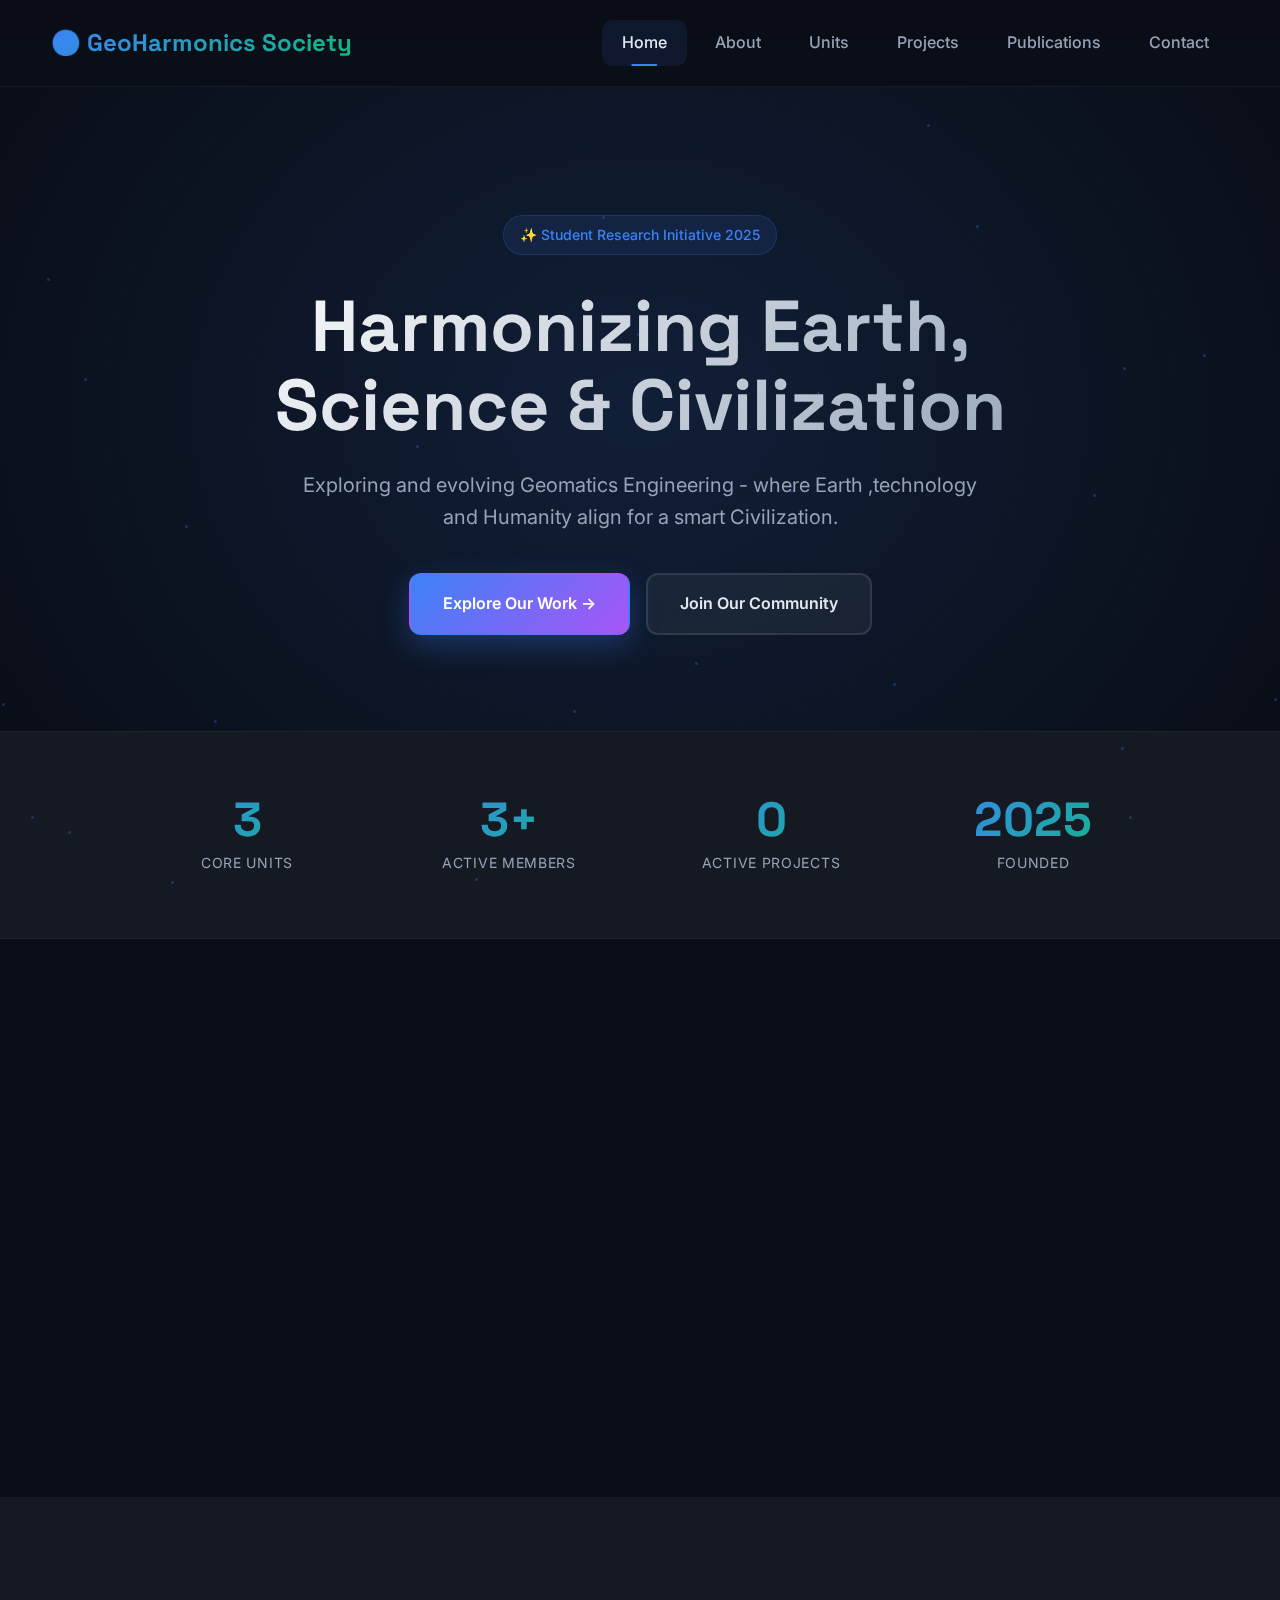
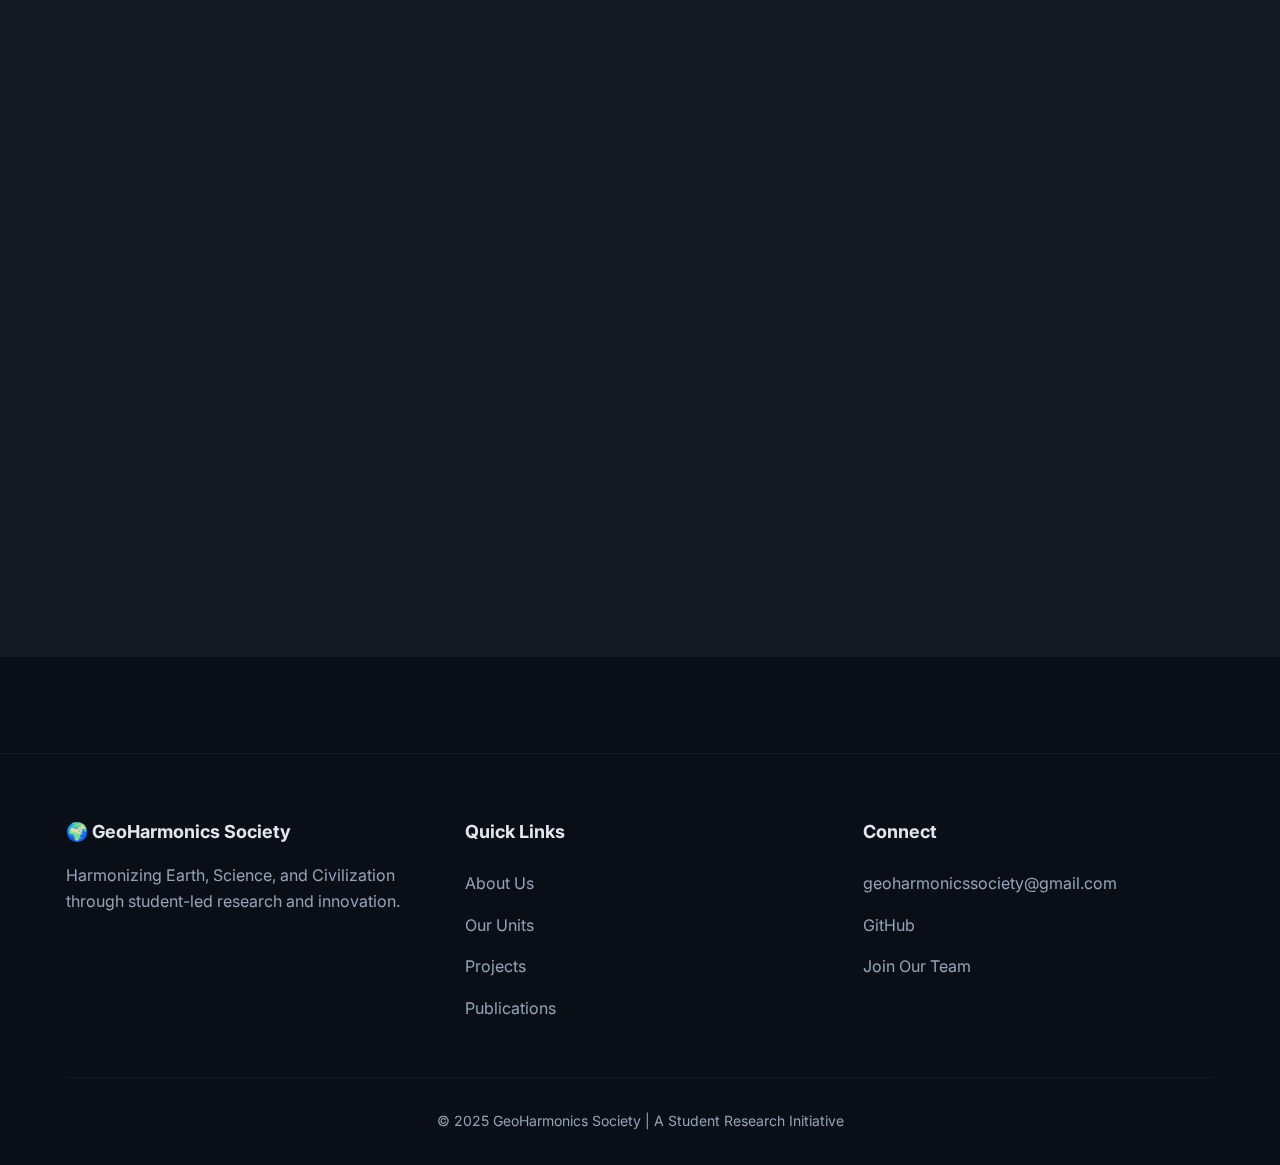
<file: index.html>
<!DOCTYPE html>
<html lang="en">
<head>
  <meta charset="UTF-8">
  <meta name="viewport" content="width=device-width, initial-scale=1.0">
  <title>GeoHarmonics Society (GHS)</title>
  <link rel="stylesheet" href="css/style.css">
</head>
<body>
  <!-- Background particles -->
  <div class="bg-particles" id="particles"></div>

  <!-- Header -->
  <header>
    <div class="container">
      <div class="logo">
        🌍 GeoHarmonics Society
      </div>
      <button class="mobile-menu-btn" onclick="toggleMenu()">☰</button>
      <nav id="nav">
        <a href="index.html" class="active">Home</a>
        <a href="about.html">About</a>
        <a href="units.html">Units</a>
        <a href="projects.html">Projects</a>
        <a href="publications.html">Publications</a>
        <a href="contact.html">Contact</a>
      </nav>
    </div>
  </header>

  <!-- Hero Section -->
  <section class="hero" id="home">
    <div class="hero-content">
      <div class="badge">
        ✨ Student Research Initiative 2025
      </div>
      <h1>Harmonizing Earth, Science & Civilization</h1>
      <p>Exploring and evolving Geomatics Engineering - where Earth ,technology and Humanity align for a smart Civilization.</p>
      <div class="cta-group">
        <a href="about.html" class="btn btn-primary">
          Explore Our Work →
        </a>
        <a href="contact.html" class="btn btn-secondary">
          Join Our Community
        </a>
      </div>
    </div>
  </section>

  <!-- Stats Section -->
  <section class="stats">
    <div class="container">
      <div class="stats-grid">
        <div class="stat-item">
          <div class="stat-number">3</div>
          <div class="stat-label">Core Units</div>
        </div>
        <div class="stat-item">
          <div class="stat-number">3+</div>
          <div class="stat-label">Active Members</div>
        </div>
        <div class="stat-item">
          <div class="stat-number">0</div>
          <div class="stat-label">Active Projects</div>
        </div>
        <div class="stat-item">
          <div class="stat-number">2025</div>
          <div class="stat-label">Founded</div>
        </div>
      </div>
    </div>
  </section>

  <!-- About Preview Section -->
  <section class="about-preview">
    <div class="container">
      <div class="section-header reveal">
        <h2 class="section-title">Who We Are</h2>
        <p class="section-subtitle">The GeoHarmonics Society (GHS) is a community of scholars and innovators committed to understanding and advancing the relationship between Earth, humanity, and technology through research, design, and action.</p>
        <a href="about.html" class="btn btn-primary" style="margin-top: 2rem;">Learn More About Us →</a>
      </div>
    </div>
  </section>

  <!-- Quick Links to Units -->
  <section class="quick-links">
    <div class="container">
      <div class="section-header reveal">
        <h2 class="section-title">Explore Our Units</h2>
        <p class="section-subtitle">Three specialized teams working together to bridge Earth science and technology.</p>
        <p>As we we grow we're shaping future where geoscience and innovation converge to drive sustainable solutions and empower a diverse community of change makers. </p>
      </div>
      <div class="features-grid">
        <a href="units.html#research" class="feature-card reveal">
          <div class="feature-icon">🔬</div>
          <h3>Research & Learning</h3>
          <p>Geospatial research, AI integration, and environmental monitoring.</p>
        </a>
        <a href="units.html#tech" class="feature-card reveal">
          <div class="feature-icon">💡</div>
          <h3>Technology & Innovation</h3>
          <p>Developing tools and systems for real-world challenges.</p>
        </a>
        <a href="units.html#philosophy" class="feature-card reveal">
          <div class="feature-icon">🎯</div>
          <h3>Philosophy & Communication</h3>
          <p>Bridging science and society through communication and ethics.</p>
        </a>
      </div>
    </div>
  </section>

  <!-- Footer -->
  <footer>
    <div class="container">
      <div class="footer-content">
        <div class="footer-section">
          <h4>🌍 GeoHarmonics Society</h4>
          <p style="color: var(--text-dim); margin-top: 0.5rem;">Harmonizing Earth, Science, and Civilization through student-led research and innovation.</p>
        </div>
        <div class="footer-section">
          <h4>Quick Links</h4>
          <ul>
            <li><a href="about.html">About Us</a></li>
            <li><a href="units.html">Our Units</a></li>
            <li><a href="projects.html">Projects</a></li>
            <li><a href="publications.html">Publications</a></li>
          </ul>
        </div>
        <div class="footer-section">
          <h4>Connect</h4>
          <ul>
            <li><a href="mailto:geoharmonicssociety@gmail.com">geoharmonicssociety@gmail.com</a></li>
            <li><a href="https://github.com/geoharmonics">GitHub</a></li>
            <li><a href="contact.html">Join Our Team</a></li>
          </ul>
        </div>
      </div>
      <div class="footer-bottom">
        <p>© 2025 GeoHarmonics Society |  A Student Research Initiative</p>
      </div>
    </div>
  </footer>

  <script src="script/script.js"></script>
</body>
</html>
</file>
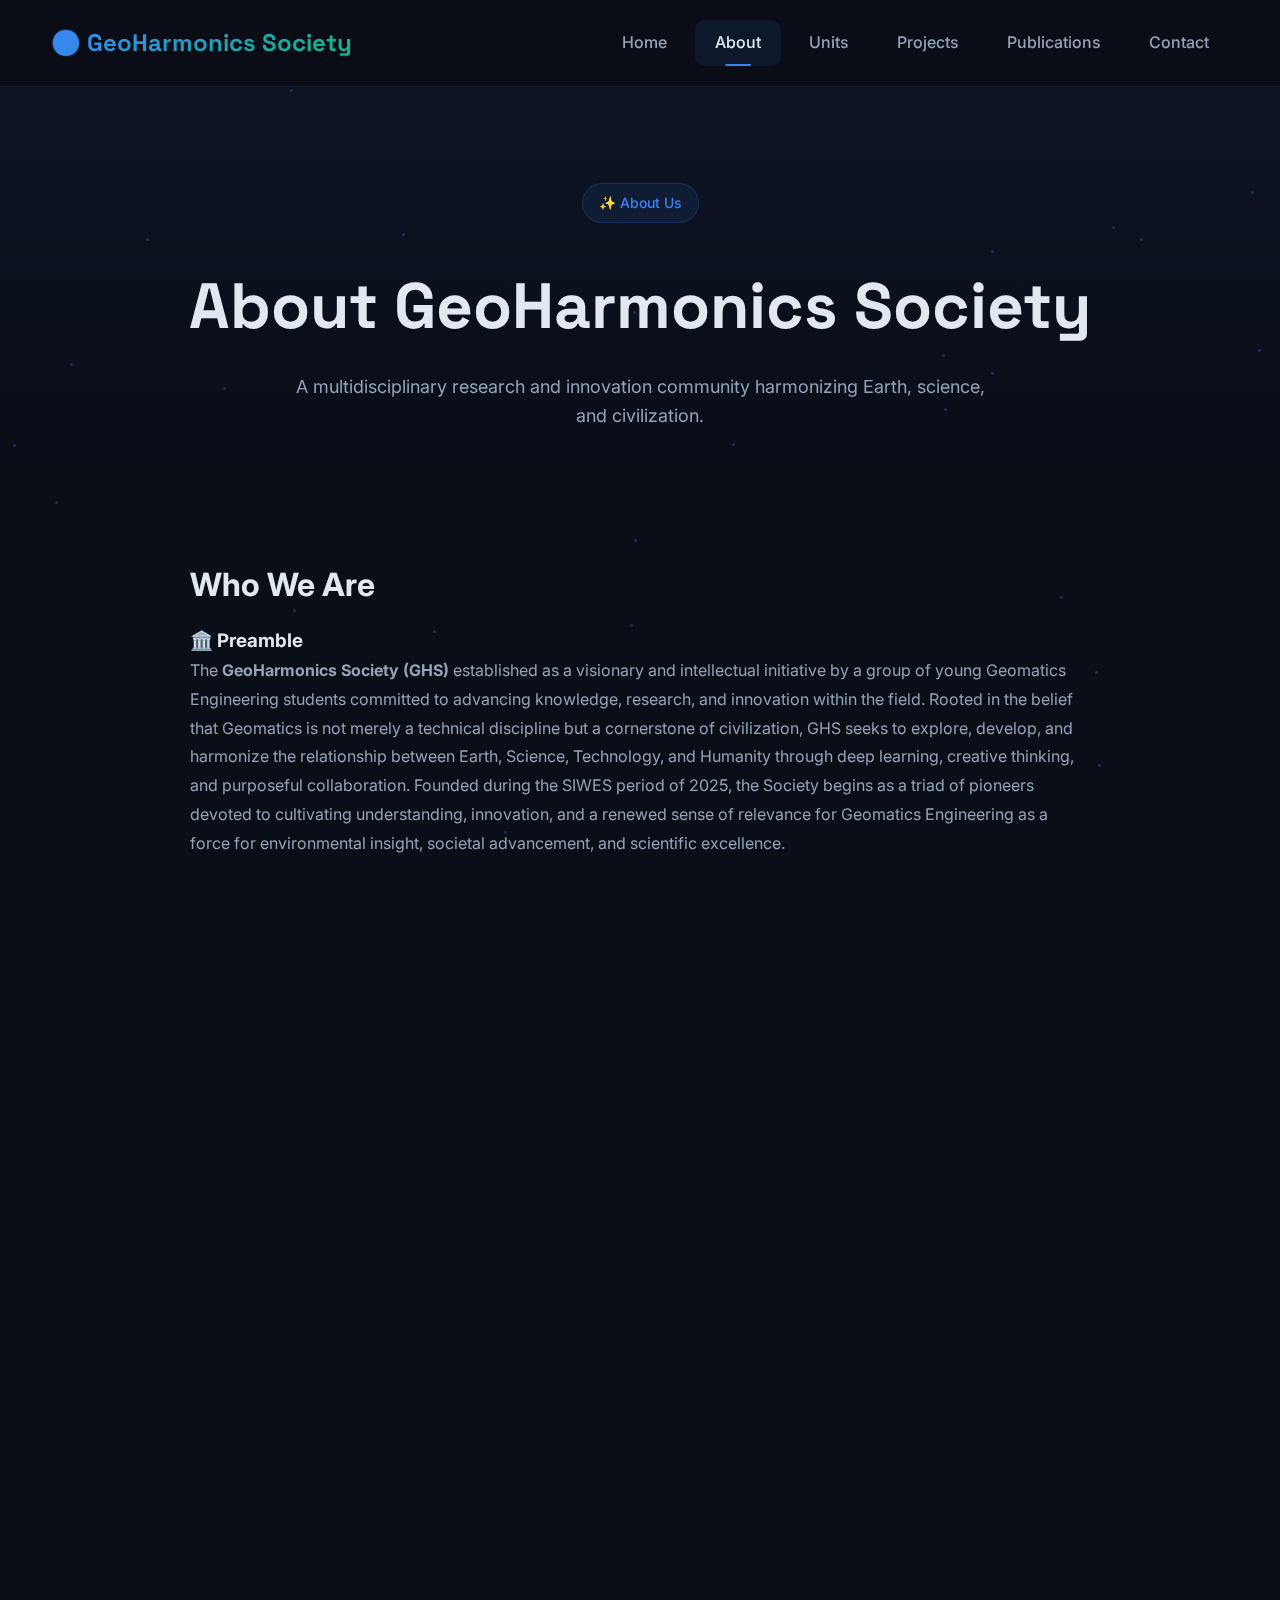
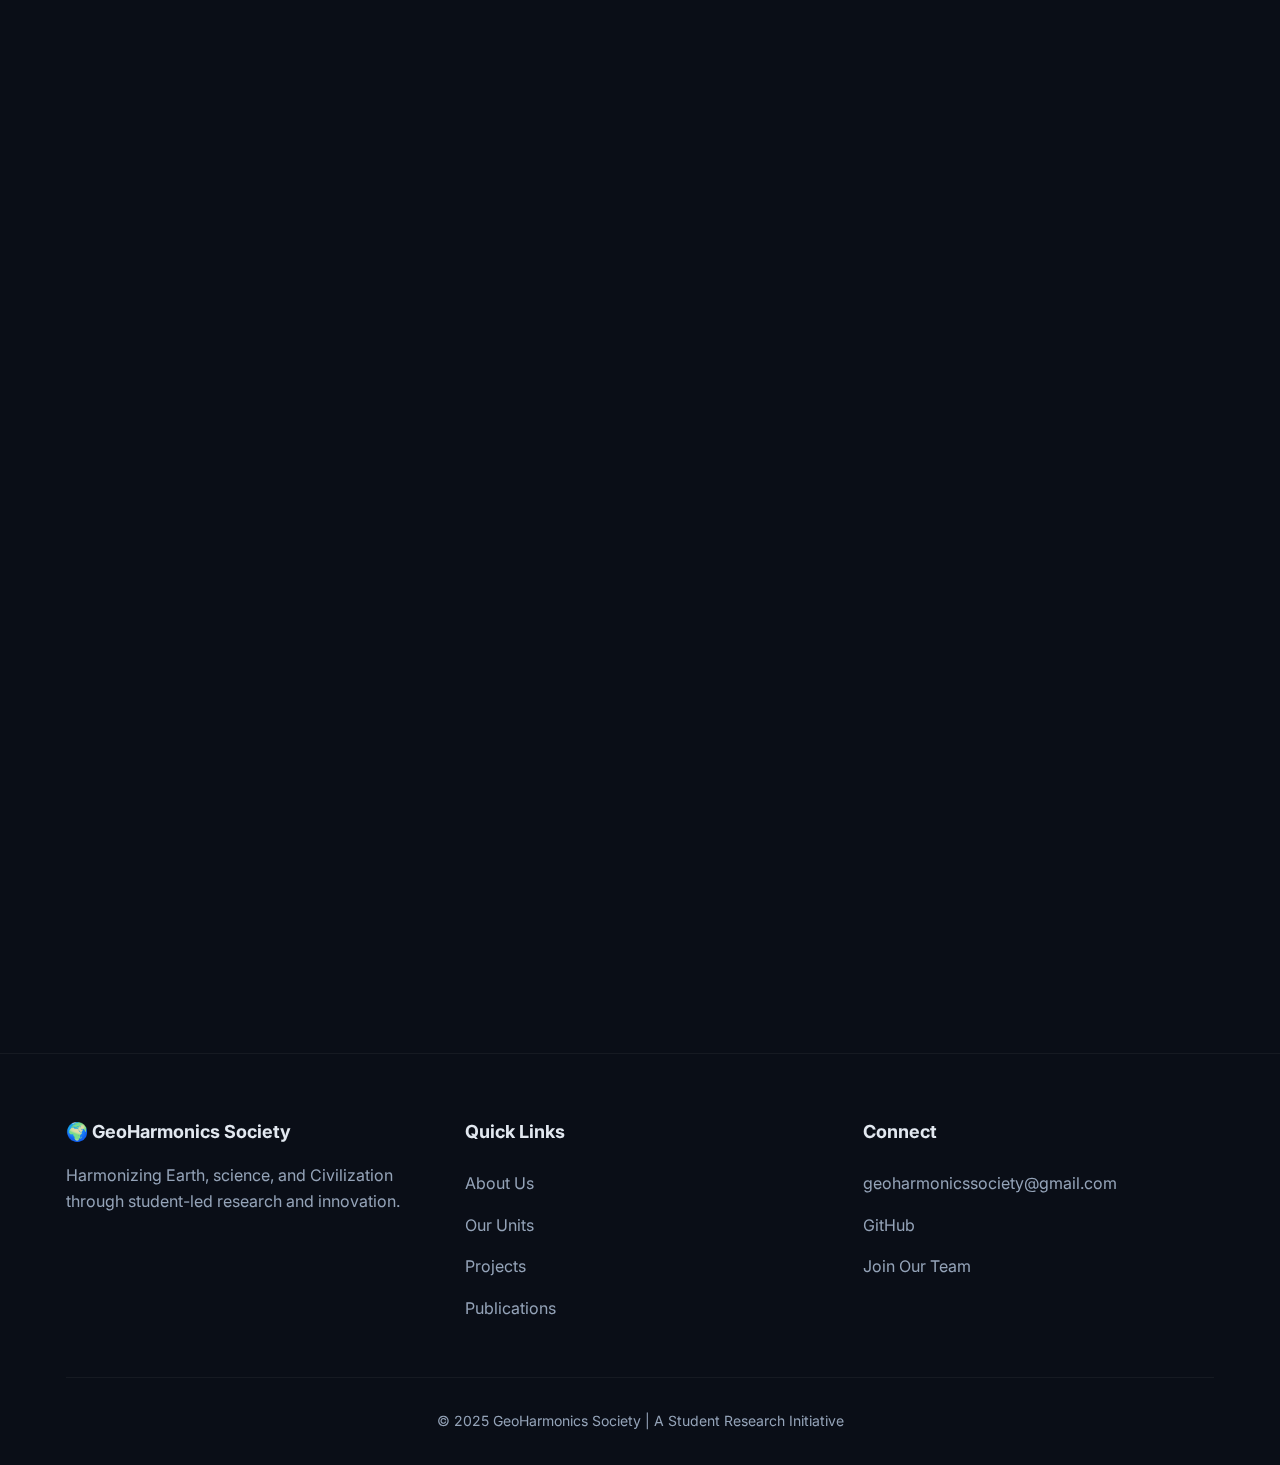
<file: about.html>
<!DOCTYPE html>
<html lang="en">
<head>
  <meta charset="UTF-8">
  <meta name="viewport" content="width=device-width, initial-scale=1.0">
  <title>About | GeoHarmonics Society (GHS)</title>
  <link rel="stylesheet" href="css/style.css">
</head>
<body>
  <!-- Background particles -->
  <div class="bg-particles" id="particles"></div>

  <!-- Header -->
  <header>
    <div class="container">
      <div class="logo">
        🌍 GeoHarmonics Society
      </div>
      <button class="mobile-menu-btn" onclick="toggleMenu()">☰</button>
      <nav id="nav">
        <a href="index.html">Home</a>
        <a href="about.html" class="active">About</a>
        <a href="units.html">Units</a>
        <a href="projects.html">Projects</a>
        <a href="publications.html">Publications</a>
        <a href="contact.html">Contact</a>
      </nav>
    </div>
  </header>

  <!-- Page Hero -->
  <section class="page-hero">
    <div class="container">
      <div class="page-hero-content reveal">
        <div class="badge">✨ About Us</div>
        <h1>About GeoHarmonics Society</h1>
        <p>A multidisciplinary research and innovation community harmonizing Earth, science, and civilization.</p>
      </div>
    </div>
  </section>

  <!-- Main Content -->
  <section class="page-content">
    <div class="container">
      <div class="content-wrapper">
        
        <div class="content-block reveal">
          <h2>Who We Are</h2>
          <h3>🏛️ Preamble</h3>
          <p>
The <strong> GeoHarmonics Society (GHS) </strong> established as a visionary and intellectual initiative by a group of young Geomatics Engineering students committed to advancing knowledge, research, and innovation within the field.
Rooted in the belief that Geomatics is not merely a technical discipline but a cornerstone of civilization, GHS seeks to explore, develop, and harmonize the relationship between Earth, Science, Technology, and Humanity through deep learning, creative thinking, and purposeful collaboration.
Founded during the SIWES period of 2025, the Society begins as a triad of pioneers devoted to cultivating understanding, innovation, and a renewed sense of relevance for Geomatics Engineering as a force for environmental insight, societal advancement, and scientific excellence.
</p>
      </div>

        <div class="vision-mission-grid">
          <div class="vm-card reveal">
            <div class="vm-icon">🌍</div>
            <h3>Vision Statement</h3>
            <p>To redefine and elevate Geomatics Engineering as a central discipline for understanding, managing, and harmonizing the Earth and its systems—contributing to the creation of an enlightened, sustainable, and technologically advanced civilization.</p>
          </div>

          <div class="vm-card reveal">
            <div class="vm-icon">🎯</div>
            <h3>  Mission Statement</h3>
            <p>To research, learn, optimize, develop, and teach Geomatics Engineering as both a scientific and philosophical discipline—bridging the gap between technical precision and human progress.
</p>
          
           <ul>
              <li>To deepen the scientific and philosophical understanding of Geomatics and its applications.</li>
              <li>To foster collaboration between students, researchers, and professionals in geospatial and allied fields.
</li>
              <li>To communicate knowledge through publications, seminars, tutorials, and digital platforms.</li>
            </ul>
          </div>
          
        </div>

        <div class="content-block reveal">
          <h2>Our Approach</h2>
          <p>We operate at the intersection of multiple disciplines, combining geospatial science, artificial intelligence, environmental monitoring, and ethical technology development. Our student-led initiatives focus on creating practical solutions to real-world challenges while maintaining a strong commitment to sustainability and social responsibility.</p>
        </div>

        <div class="values-grid reveal">
          <div class="value-item">
            <div class="value-icon">🌱</div>
            <h4>Sustainability</h4>
            <p>Environmental stewardship in all our projects</p>
          </div>
          <div class="value-item">
            <div class="value-icon">🤝</div>
            <h4>Collaboration</h4>
            <p>Working together across disciplines</p>
          </div>
          <div class="value-item">
            <div class="value-icon">🔬</div>
            <h4>Innovation</h4>
            <p>Pushing boundaries with cutting-edge research</p>
          </div>
          <div class="value-item">
            <div class="value-icon">📚</div>
            <h4>Learning</h4>
            <p>Continuous growth and knowledge sharing</p>
          </div>
        </div>

        <div class="cta-section reveal">
          <h2>Join Our Community</h2>
          <p>Interested in being part of our mission? We're always looking for passionate students who want to make a difference.</p>
          <a href="contact.html" class="btn btn-primary">Get in Touch →</a>
        </div>

      </div>
    </div>
  </section>

  <!-- Footer -->
  <footer>
    <div class="container">
      <div class="footer-content">
        <div class="footer-section">
          <h4>🌍 GeoHarmonics Society</h4>
          <p style="color: var(--text-dim); margin-top: 0.5rem;">Harmonizing Earth, science, and Civilization through student-led research and innovation.</p>
        </div>
        <div class="footer-section">
          <h4>Quick Links</h4>
          <ul>
            <li><a href="about.html">About Us</a></li>
            <li><a href="units.html">Our Units</a></li>
            <li><a href="projects.html">Projects</a></li>
            <li><a href="publications.html">Publications</a></li>
          </ul>
        </div>
        <div class="footer-section">
          <h4>Connect</h4>
          <ul>
            <li><a href="mailto:geoharmonicsociety@gmail.com">geoharmonicssociety@gmail.com</a></li>
            <li><a href="#">GitHub</a></li>
            <li><a href="contact.html">Join Our Team</a></li>
          </ul>
        </div>
      </div>
      <div class="footer-bottom">
        <p>© 2025 GeoHarmonics Society  | A Student Research Initiative</p>
      </div>
    </div>
  </footer>

  <script src="script/script.js"></script>
</body>
</html>
</file>
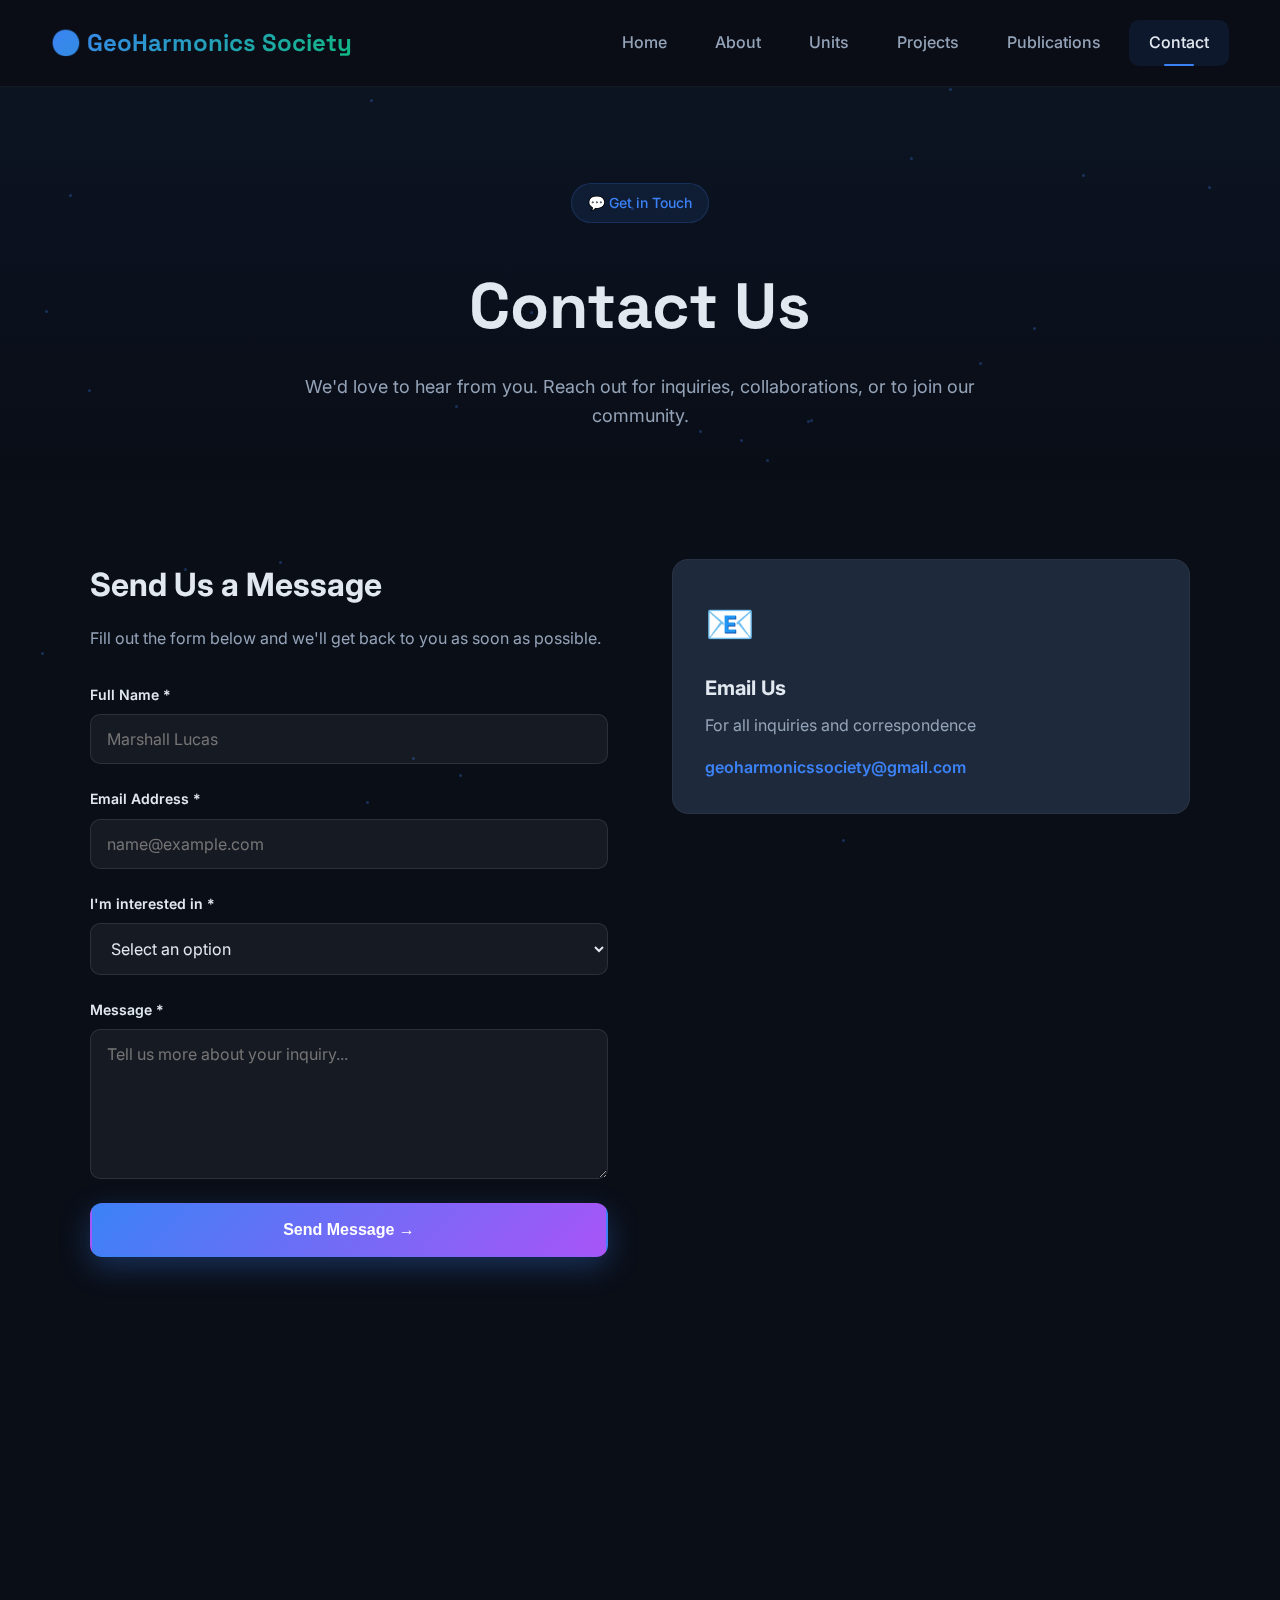
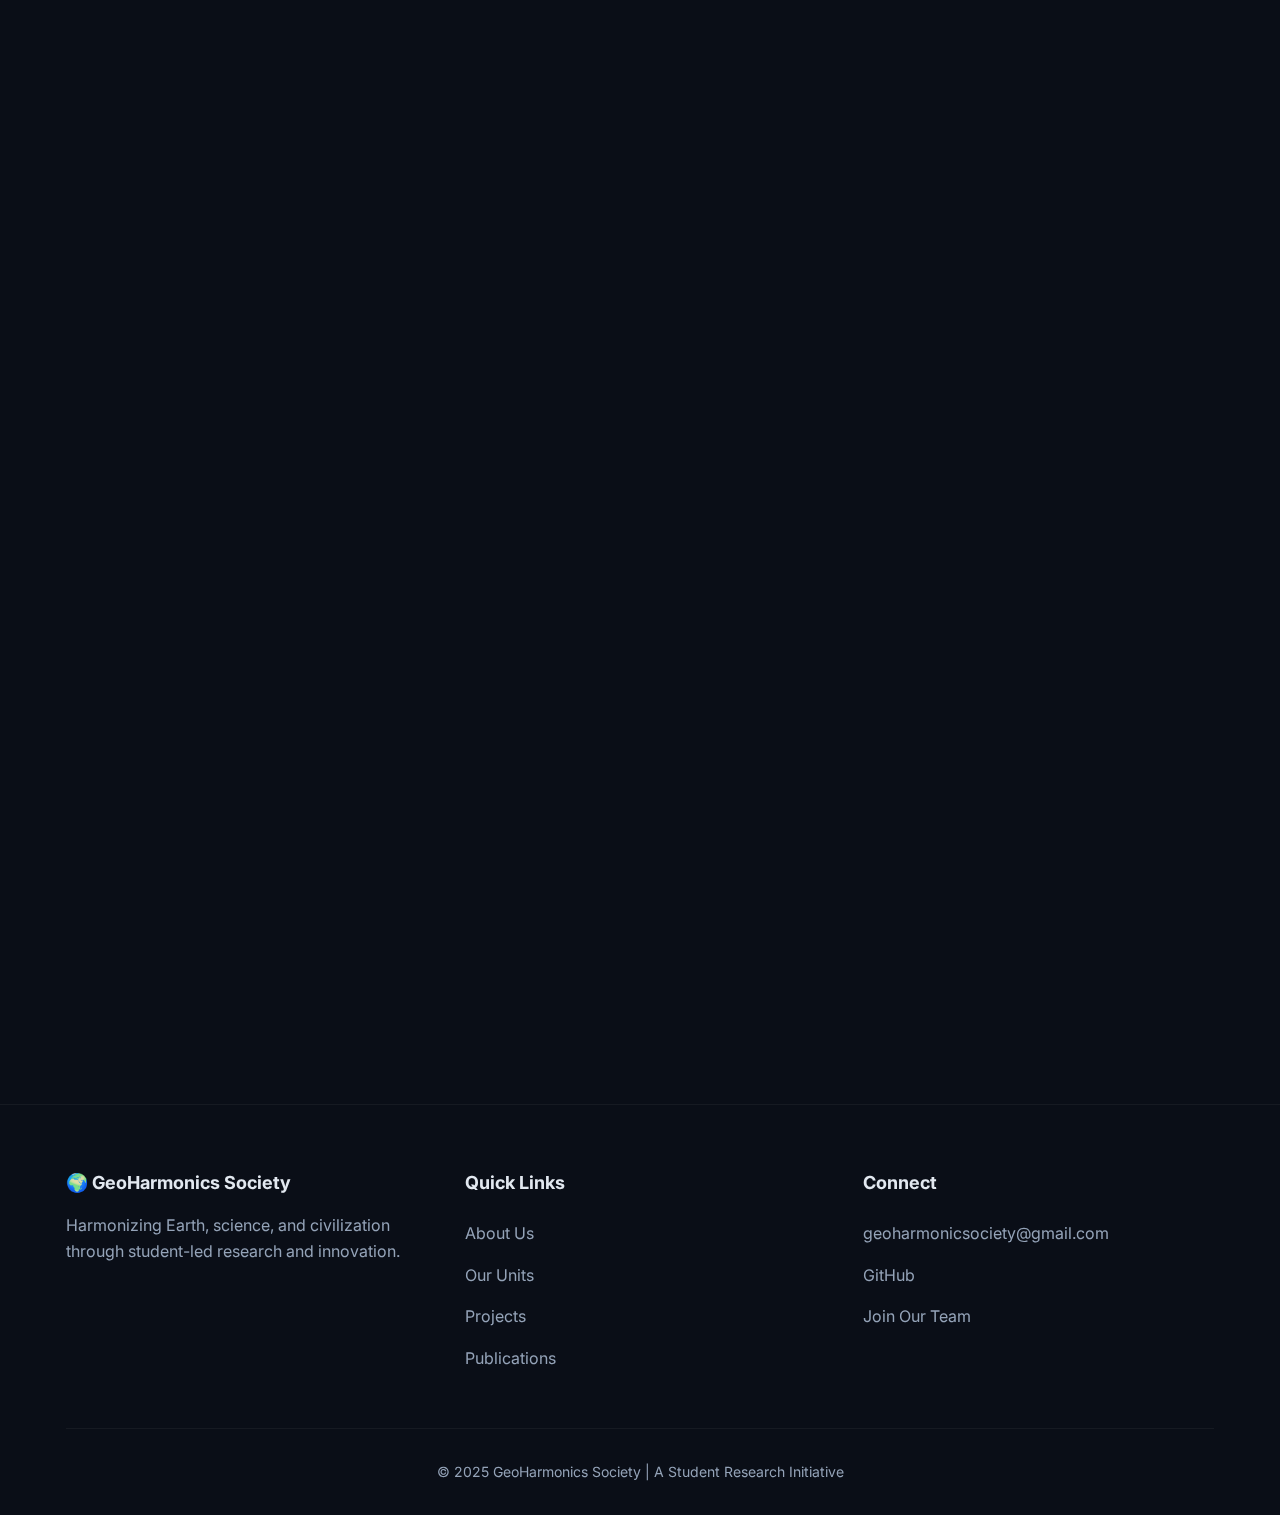
<file: contact.html>
<!DOCTYPE html>
<html lang="en">
<head>
  <meta charset="UTF-8">
  <meta name="viewport" content="width=device-width, initial-scale=1.0">
  <title>Contact | GeoHarmonics Society (GHS)</title>
  <link rel="stylesheet" href="css/style.css">
</head>
<body>
  <!-- Background particles -->
  <div class="bg-particles" id="particles"></div>

  <!-- Header -->
  <header>
    <div class="container">
      <div class="logo">
        🌍 GeoHarmonics Society
      </div>
      <button class="mobile-menu-btn" onclick="toggleMenu()">☰</button>
      <nav id="nav">
        <a href="index.html">Home</a>
        <a href="about.html">About</a>
        <a href="units.html">Units</a>
        <a href="projects.html">Projects</a>
        <a href="publications.html">Publications</a>
        <a href="contact.html" class="active">Contact</a>
      </nav>
    </div>
  </header>

  <!-- Page Hero -->
  <section class="page-hero">
    <div class="container">
      <div class="page-hero-content reveal">
        <div class="badge">💬 Get in Touch</div>
        <h1>Contact Us</h1>
        <p>We'd love to hear from you. Reach out for inquiries, collaborations, or to join our community.</p>
      </div>
    </div>
  </section>

  <!-- Main Content -->
  <section class="page-content">
    <div class="container">
      
      <div class="contact-grid">
        
        <!-- Contact Form -->
        <div class="contact-form-section reveal">
          <h2>Send Us a Message</h2>
          <p style="color: var(--text-dim); margin-bottom: 2rem;">Fill out the form below and we'll get back to you as soon as possible.</p>
          
          <form class="contact-form" id="contactForm">
            <div class="form-group">
              <label for="name">Full Name *</label>
              <input type="text" id="name" name="name" required placeholder="Marshall Lucas">
            </div>

            <div class="form-group">
              <label for="email">Email Address *</label>
              <input type="email" id="email" name="email" required placeholder="name@example.com">
            </div>

            <div class="form-group">
              <label for="interest">I'm interested in *</label>
              <select id="interest" name="interest" required>
                <option value="">Select an option</option>
                <option value="membership">Joining as a Member</option>
                <option value="collaboration">Research Collaboration</option>
                <option value="project">Project Partnership</option>
                <option value="publication">Publication Submission</option>
                <option value="general">General Inquiry</option>
              </select>
            </div>

            <div class="form-group">
              <label for="message">Message *</label>
              <textarea id="message" name="message" rows="6" required placeholder="Tell us more about your inquiry..."></textarea>
            </div>

            <button type="submit" class="btn btn-primary btn-full">
              Send Message →
            </button>
          </form>
        </div>

        <!-- Contact Information -->
        <div class="contact-info-section">
          
          <div class="contact-card reveal">
            <div class="contact-card-icon">📧</div>
            <h3>Email Us</h3>
            <p>For all inquiries and correspondence</p>
            <a href="mailto:geoharmonicsociety@gmail.com" class="contact-link">geoharmonicssociety@gmail.com</a>
          </div>

          <div class="contact-card reveal">
            <div class="contact-card-icon">💻</div>
            <h3>GitHub</h3>
            <p>Check out our open-source projects</p>
            <a href="#" class="contact-link">github.com/geoharmonics</a>
          </div>

          <div class="contact-card reveal">
            <div class="contact-card-icon">📍</div>
            <h3>Location</h3>
            <p>Department of Geomatics<br>University of Benin</p>
          </div>

          <div class="contact-card reveal">
            <div class="contact-card-icon">👥</div>
            <h3>Join Our Team</h3>
            <p>We welcome students from all disciplines who share our passion for harmonizing Earth, science, and civilization.</p>
            <a href="#" class="contact-link">Learn about membership →</a>
          </div>

        </div>

      </div>

      <!-- FAQ Section -->
      <div class="faq-section reveal">
        <h2>Frequently Asked Questions</h2>
        
        <div class="faq-grid">
          <div class="faq-item">
            <h4>Who can join GHS?</h4>
            <p>GHS is open to all students regardless of their field of study. We believe diverse backgrounds strengthen our interdisciplinary approach.</p>
          </div>

          <div class="faq-item">
            <h4>How do I get involved in projects?</h4>
            <p>Once you join, you'll be matched with a unit based on your interests. Projects are collaborative and members can contribute based on their skills and availability.</p>
          </div>

          <div class="faq-item">
            <h4>Do I need technical skills?</h4>
            <p>Not necessarily! We have roles for researchers, communicators, designers, and more. Technical skills can be learned through our workshops and mentorship programs.</p>
          </div>

         

          <div class="faq-item">
            <h4>Can I propose a project idea?</h4>
            <p>Absolutely! We encourage members to bring their ideas. Projects that align with our mission and have sufficient interest are developed collaboratively.</p>
          </div>

          
        </div>
      </div>

    </div>
  </section>

  <!-- Footer -->
  <footer>
    <div class="container">
      <div class="footer-content">
        <div class="footer-section">
          <h4>🌍 GeoHarmonics Society</h4>
          <p style="color: var(--text-dim); margin-top: 0.5rem;">Harmonizing Earth, science, and civilization through student-led research and innovation.</p>
        </div>
        <div class="footer-section">
          <h4>Quick Links</h4>
          <ul>
            <li><a href="about.html">About Us</a></li>
            <li><a href="units.html">Our Units</a></li>
            <li><a href="projects.html">Projects</a></li>
            <li><a href="publications.html">Publications</a></li>
          </ul>
        </div>
        <div class="footer-section">
          <h4>Connect</h4>
          <ul>
            <li><a href="mailto:geoharmonicssociety@gmail.com">geoharmonicsociety@gmail.com</a></li>
            <li><a href="#">GitHub</a></li>
            <li><a href="contact.html">Join Our Team</a></li>
          </ul>
        </div>
      </div>
      <div class="footer-bottom">
        <p>© 2025 GeoHarmonics Society |  A Student Research Initiative</p>
      </div>
    </div>
  </footer>

  <script src="script/script.js"></script>
</body>
</html>
</file>
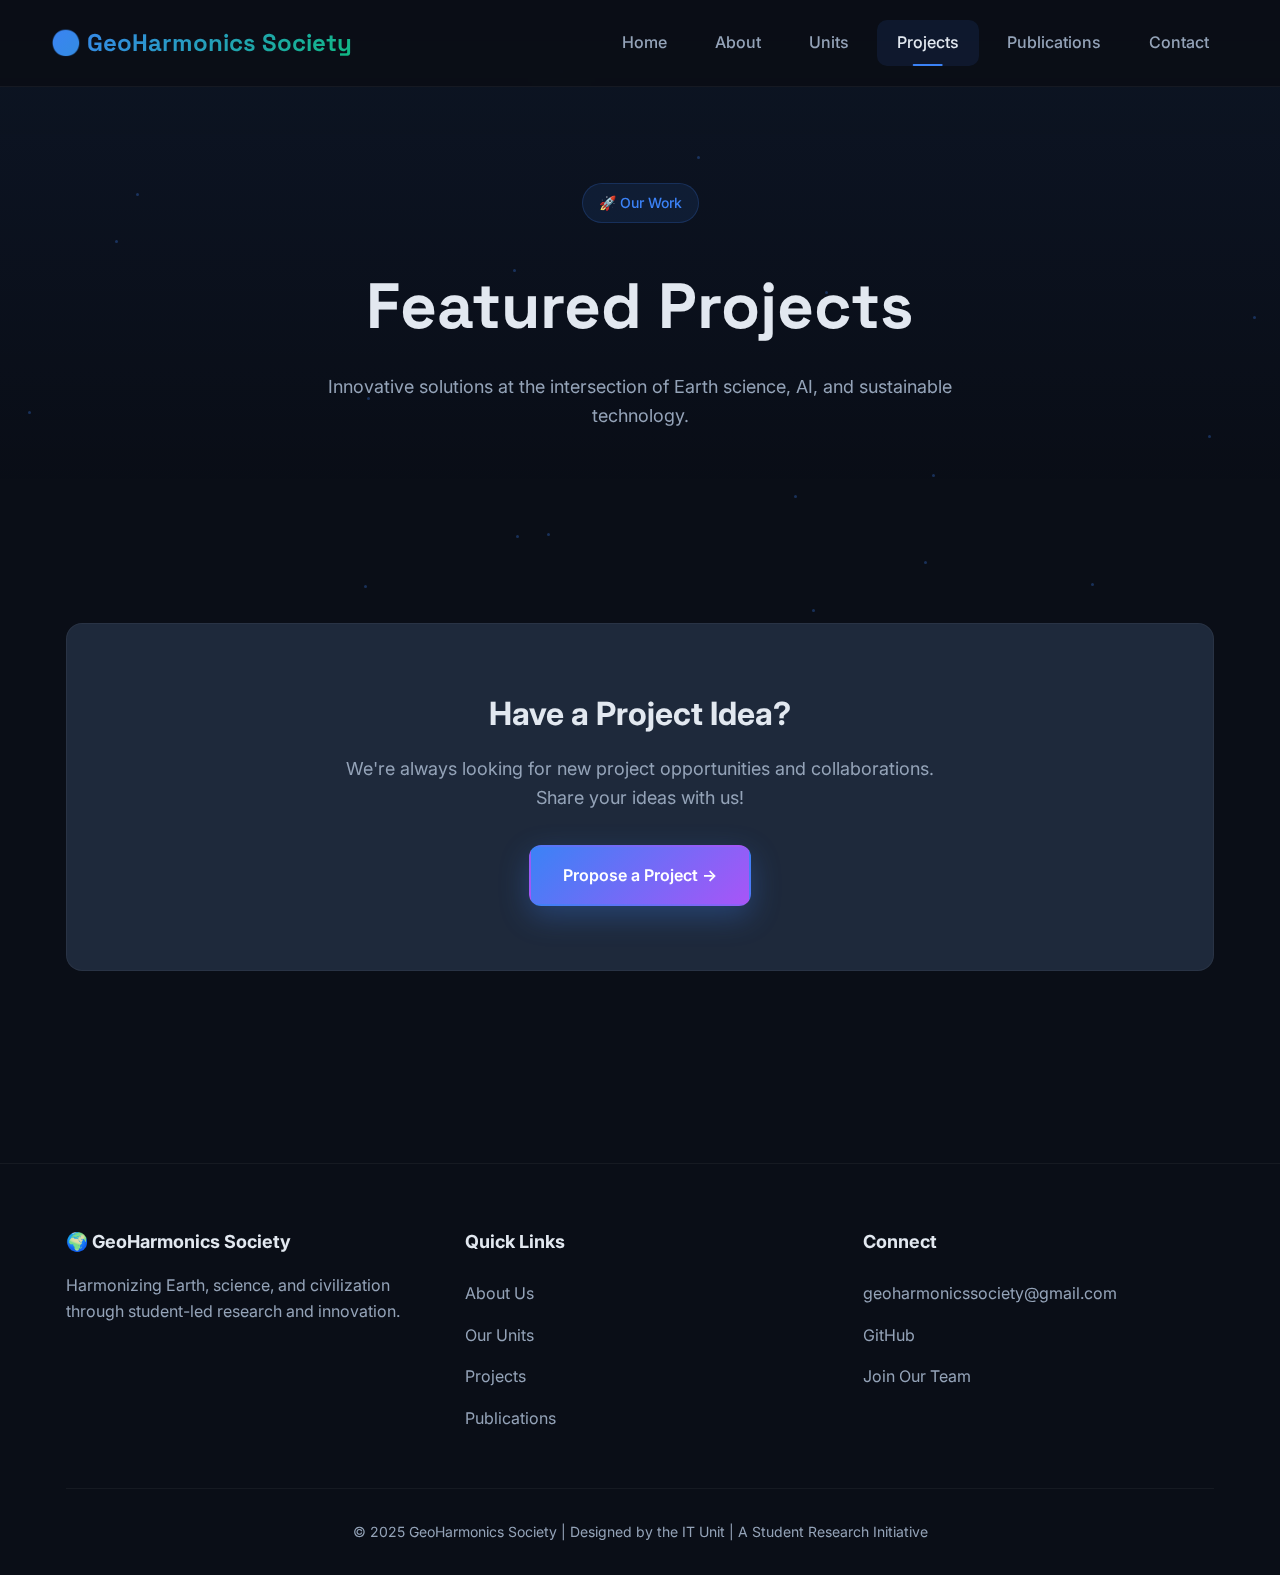
<file: projects.html>
<!DOCTYPE html>
<html lang="en">
<head>
  <meta charset="UTF-8">
  <meta name="viewport" content="width=device-width, initial-scale=1.0">
  <title>Projects | GeoHarmonics Society (GHS)</title>
  <link rel="stylesheet" href="css/style.css">
</head>
<body>
  <!-- Background particles -->
  <div class="bg-particles" id="particles"></div>

  <!-- Header -->
  <header>
    <div class="container">
      <div class="logo">
        🌍 GeoHarmonics Society
      </div>
      <button class="mobile-menu-btn" onclick="toggleMenu()">☰</button>
      <nav id="nav">
        <a href="index.html">Home</a>
        <a href="about.html">About</a>
        <a href="units.html">Units</a>
        <a href="projects.html" class="active">Projects</a>
        <a href="publications.html">Publications</a>
        <a href="contact.html">Contact</a>
      </nav>
    </div>
  </header>

  <!-- Page Hero -->
  <section class="page-hero">
    <div class="container">
      <div class="page-hero-content reveal">
        <div class="badge">🚀 Our Work</div>
        <h1>Featured Projects</h1>
        <p>Innovative solutions at the intersection of Earth science, AI, and sustainable technology.</p>
      </div>
    </div>
  </section>

  <!-- Main Content -->
  <section class="page-content">
    <div class="container">
      
      <!-- Projects Grid 
      <div class="projects-grid">
        
        <div class="project-card-full reveal">
          <div class="project-image">🌾</div>
          <div class="project-content-full">
            <div class="project-tag">Active • Research & Tech Units</div>
            <h2>GeoAI for Agriculture</h2>
            <p class="project-lead">Using satellite data and machine learning to improve crop yield predictions and support sustainable farming practices.</p>
            
            <div class="project-details">
              <h4>Overview</h4>
              <p>This project combines remote sensing technology with advanced AI algorithms to analyze agricultural patterns, predict crop yields, and provide actionable insights to farmers. We're working with local farming communities to create accessible tools that can help optimize resource usage and improve food security.</p>
              
              <h4>Key Features</h4>
              <ul>
                <li>Satellite imagery analysis for crop health monitoring</li>
                <li>Machine learning models for yield prediction</li>
                <li>Real-time alerts for pest and disease detection</li>
                <li>Resource optimization recommendations</li>
              </ul>

              <h4>Technologies Used</h4>
              <div class="tech-tags">
                <span class="tech-tag">Python</span>
                <span class="tech-tag">TensorFlow</span>
                <span class="tech-tag">Sentinel-2</span>
                <span class="tech-tag">GEE</span>
                <span class="tech-tag">QGIS</span>
              </div>

              <h4>Current Status</h4>
              <div class="progress-bar">
                <div class="progress-fill" style="width: 65%"></div>
              </div>
              <p style="margin-top: 0.5rem; color: var(--text-dim); font-size: 0.875rem;">65% Complete - Field testing phase</p>
            </div>

            <a href="#" class="btn btn-secondary">View Full Details →</a>
          </div>
        </div>

        <div class="project-card-full reveal">
          <div class="project-image">🌐</div>
          <div class="project-content-full">
            <div class="project-tag">Active • Tech Unit</div>
            <h2>Earth Pulse</h2>
            <p class="project-lead">A real-time geospatial dashboard for monitoring environmental changes and human impact zones across different regions.</p>
            
            <div class="project-details">
              <h4>Overview</h4>
              <p>Earth Pulse is an interactive web platform that visualizes environmental data from multiple sources, providing real-time insights into climate patterns, deforestation, urbanization, and other critical environmental indicators. The dashboard serves researchers, policymakers, and the general public.</p>
              
              <h4>Key Features</h4>
              <ul>
                <li>Interactive map with multiple data layers</li>
                <li>Real-time environmental indicators</li>
                <li>Historical trend analysis and visualization</li>
                <li>Custom region selection and reporting</li>
                <li>Mobile-responsive design</li>
              </ul>

              <h4>Technologies Used</h4>
              <div class="tech-tags">
                <span class="tech-tag">React</span>
                <span class="tech-tag">Leaflet</span>
                <span class="tech-tag">D3.js</span>
                <span class="tech-tag">Node.js</span>
                <span class="tech-tag">PostgreSQL</span>
              </div>

              <h4>Current Status</h4>
              <div class="progress-bar">
                <div class="progress-fill" style="width: 45%"></div>
              </div>
              <p style="margin-top: 0.5rem; color: var(--text-dim); font-size: 0.875rem;">45% Complete - Beta development</p>
            </div>

            <a href="#" class="btn btn-secondary">View Full Details →</a>
          </div>
        </div>

        <div class="project-card-full reveal">
          <div class="project-image">🗺️</div>
          <div class="project-content-full">
            <div class="project-tag">Conceptual • All Units</div>
            <h2>Harmony Map</h2>
            <p class="project-lead">A conceptual visualization platform connecting geoscience data, human activities, and technological innovation.</p>
            
            <div class="project-details">
              <h4>Overview</h4>
              <p>Harmony Map is an ambitious project to create a unified visualization framework that shows the relationships between natural systems, human development, and technological interventions. It aims to help stakeholders understand the complex interdependencies in our Earth-Human-Technology ecosystem.</p>
              
              <h4>Key Features</h4>
              <ul>
                <li>Multi-dimensional data integration</li>
                <li>Network visualization of system relationships</li>
                <li>Scenario modeling and simulation</li>
                <li>Collaborative annotation and insights</li>
                <li>Educational modules for different audiences</li>
              </ul>

              <h4>Technologies Used</h4>
              <div class="tech-tags">
                <span class="tech-tag">Three.js</span>
                <span class="tech-tag">WebGL</span>
                <span class="tech-tag">GraphQL</span>
                <span class="tech-tag">Neo4j</span>
              </div>

              <h4>Current Status</h4>
              <div class="progress-bar">
                <div class="progress-fill" style="width: 20%"></div>
              </div>
              <p style="margin-top: 0.5rem; color: var(--text-dim); font-size: 0.875rem;">20% Complete - Concept & planning phase</p>
            </div>

            <a href="#" class="btn btn-secondary">View Full Details →</a>
          </div>
        </div>

      </div>
      -->

      <div class="cta-section reveal">
        <h2>Have a Project Idea?</h2>
        <p>We're always looking for new project opportunities and collaborations. Share your ideas with us!</p>
        <a href="contact.html" class="btn btn-primary">Propose a Project →</a>
      </div>

    </div>
  </section>

  <!-- Footer -->
  <footer>
    <div class="container">
      <div class="footer-content">
        <div class="footer-section">
          <h4>🌍 GeoHarmonics Society</h4>
          <p style="color: var(--text-dim); margin-top: 0.5rem;">Harmonizing Earth, science, and civilization through student-led research and innovation.</p>
        </div>
        <div class="footer-section">
          <h4>Quick Links</h4>
          <ul>
            <li><a href="about.html">About Us</a></li>
            <li><a href="units.html">Our Units</a></li>
            <li><a href="projects.html">Projects</a></li>
            <li><a href="publications.html">Publications</a></li>
          </ul>
        </div>
        <div class="footer-section">
          <h4>Connect</h4>
          <ul>
            <li><a href="mailto:geoharmonicssociety@gmail.com">geoharmonicssociety@gmail.com</a></li>
            <li><a href="#">GitHub</a></li>
            <li><a href="contact.html">Join Our Team</a></li>
          </ul>
        </div>
      </div>
      <div class="footer-bottom">
        <p>© 2025 GeoHarmonics Society | Designed by the IT Unit | A Student Research Initiative</p>
      </div>
    </div>
  </footer>

  <script src="script/script.js"></script>
</body>
</html>
</file>
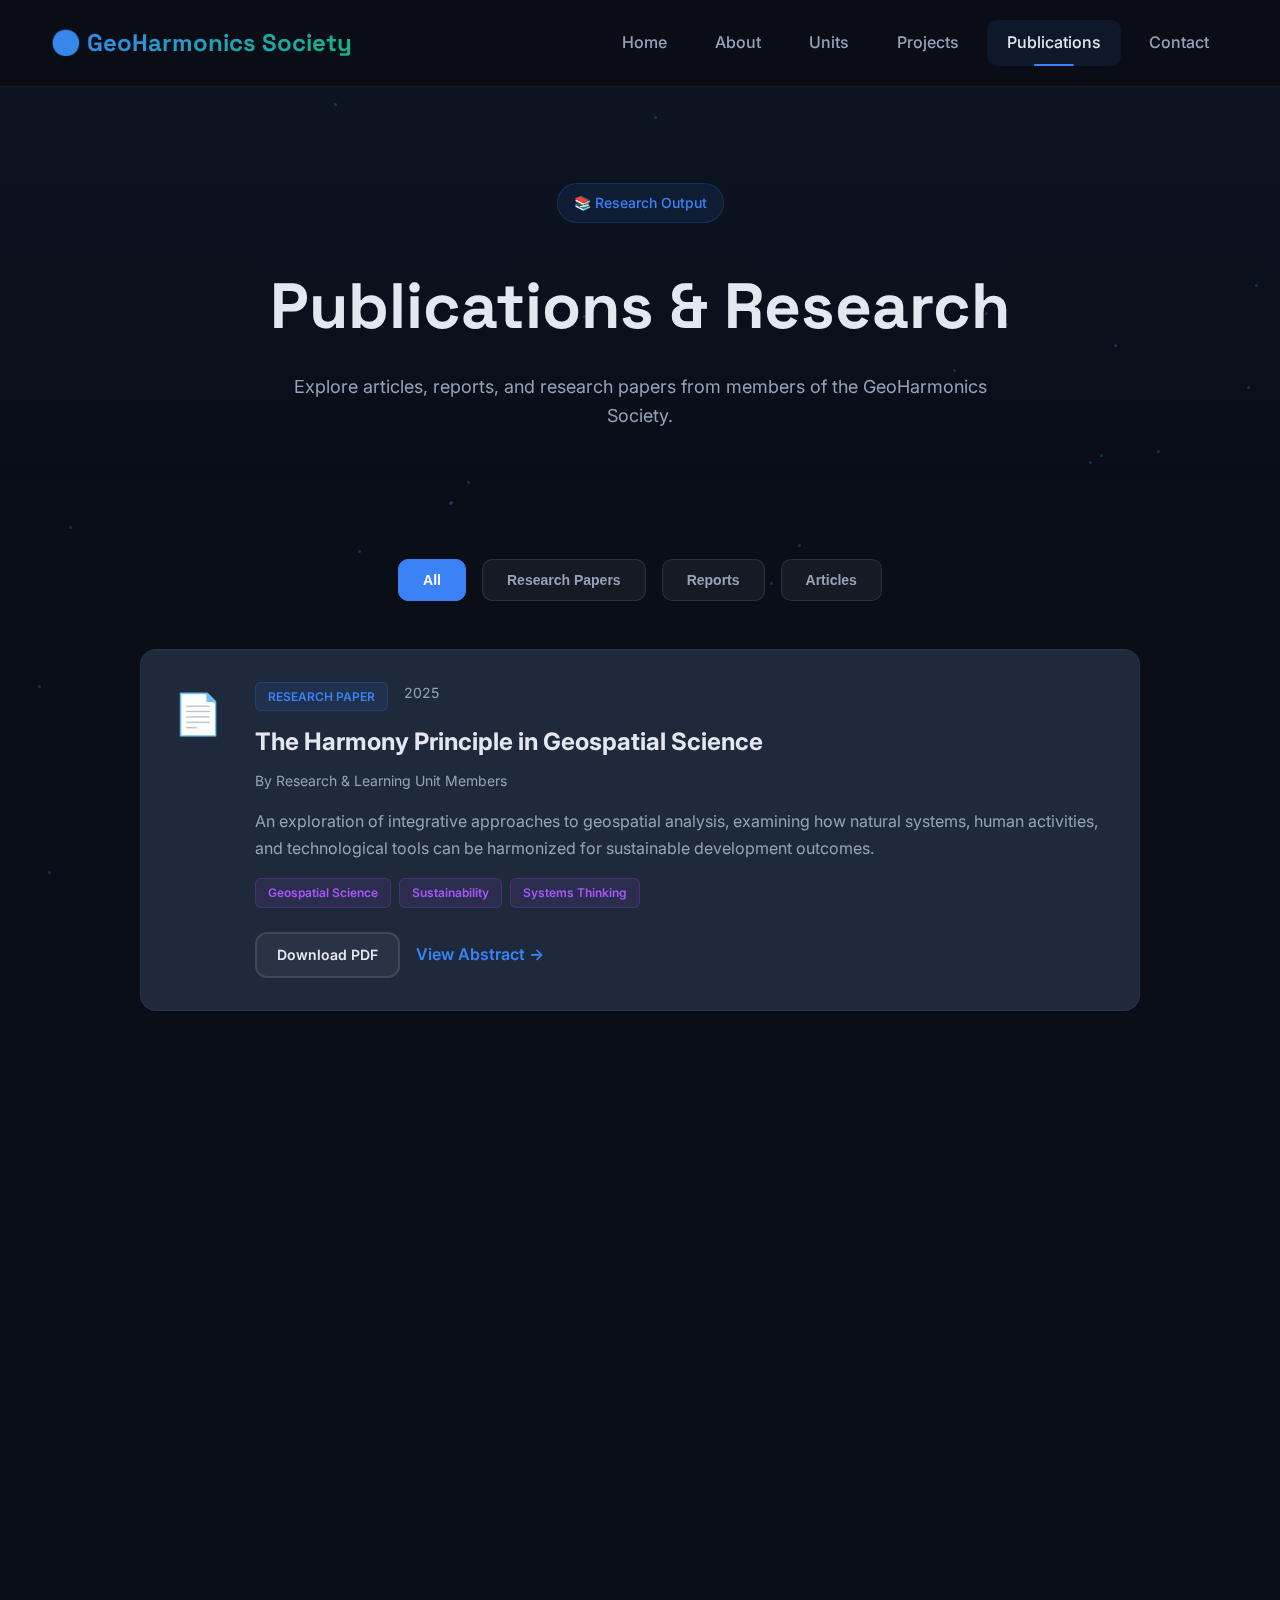
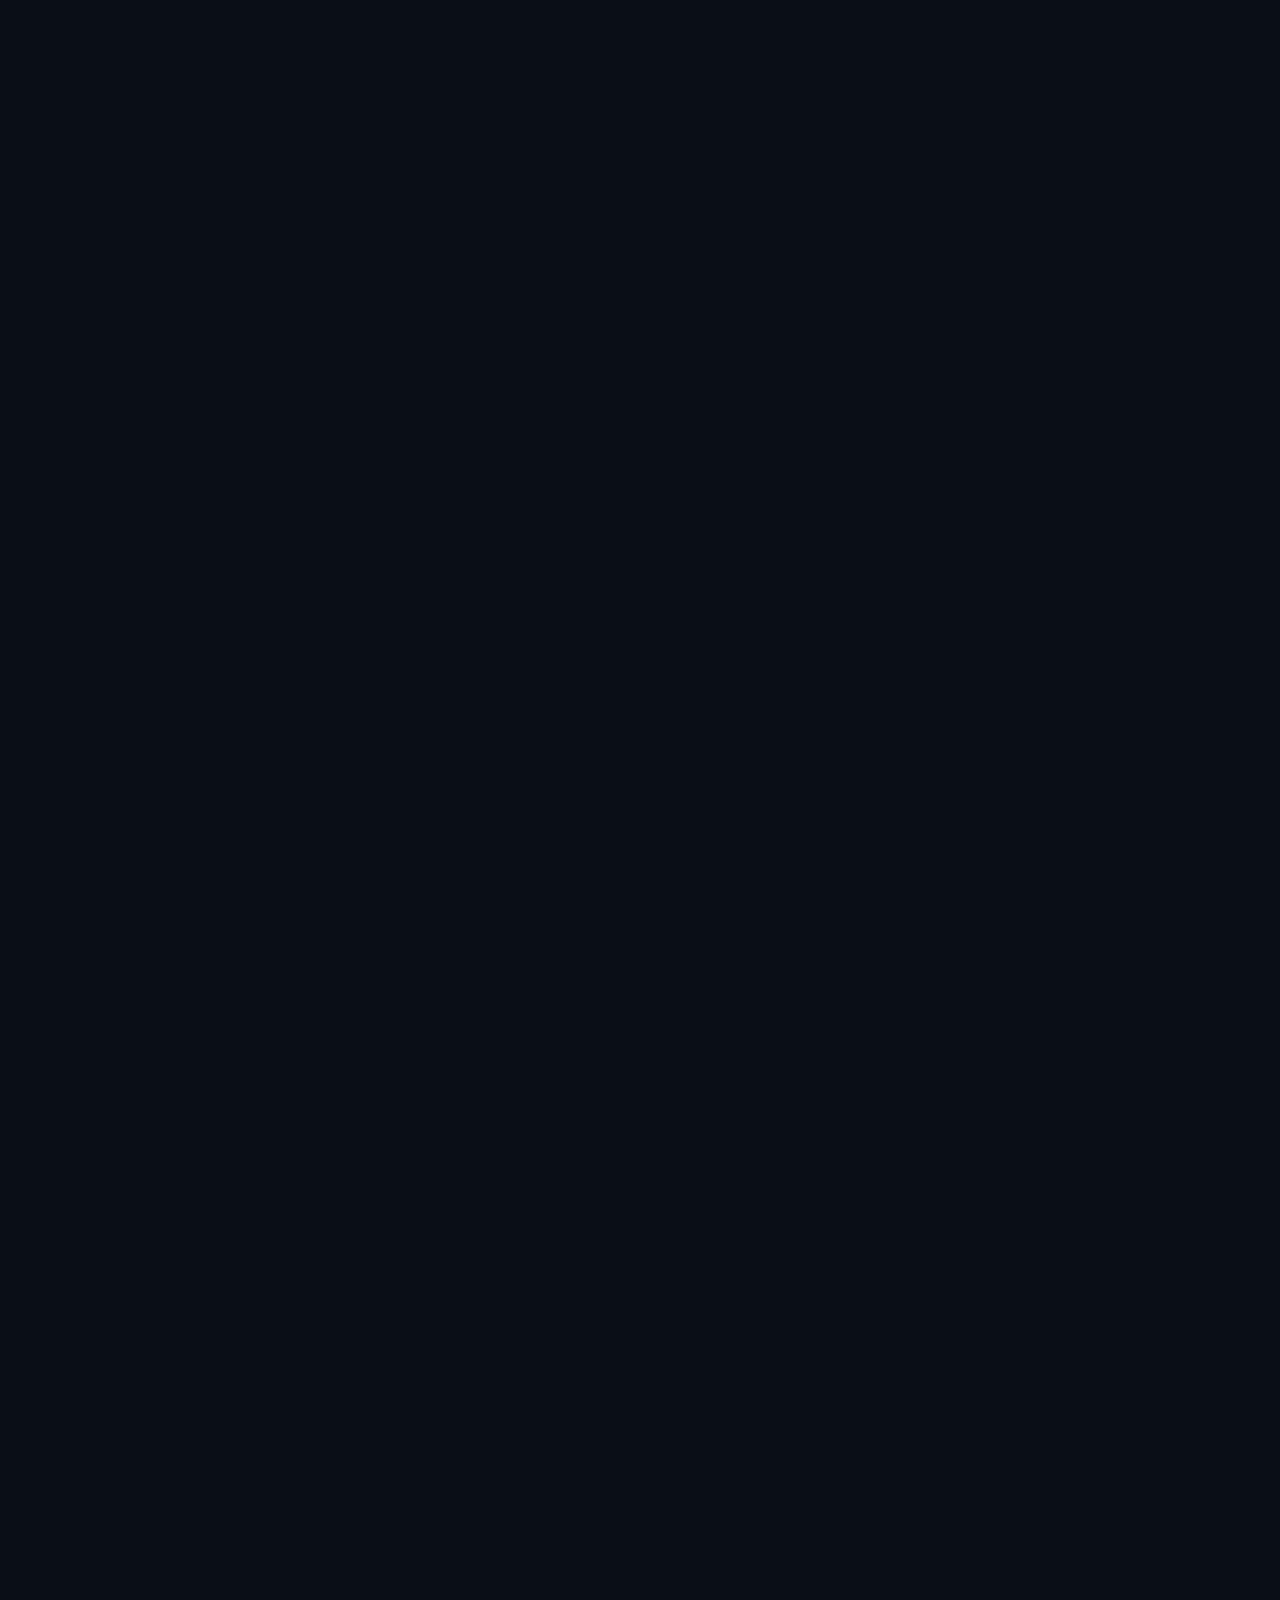
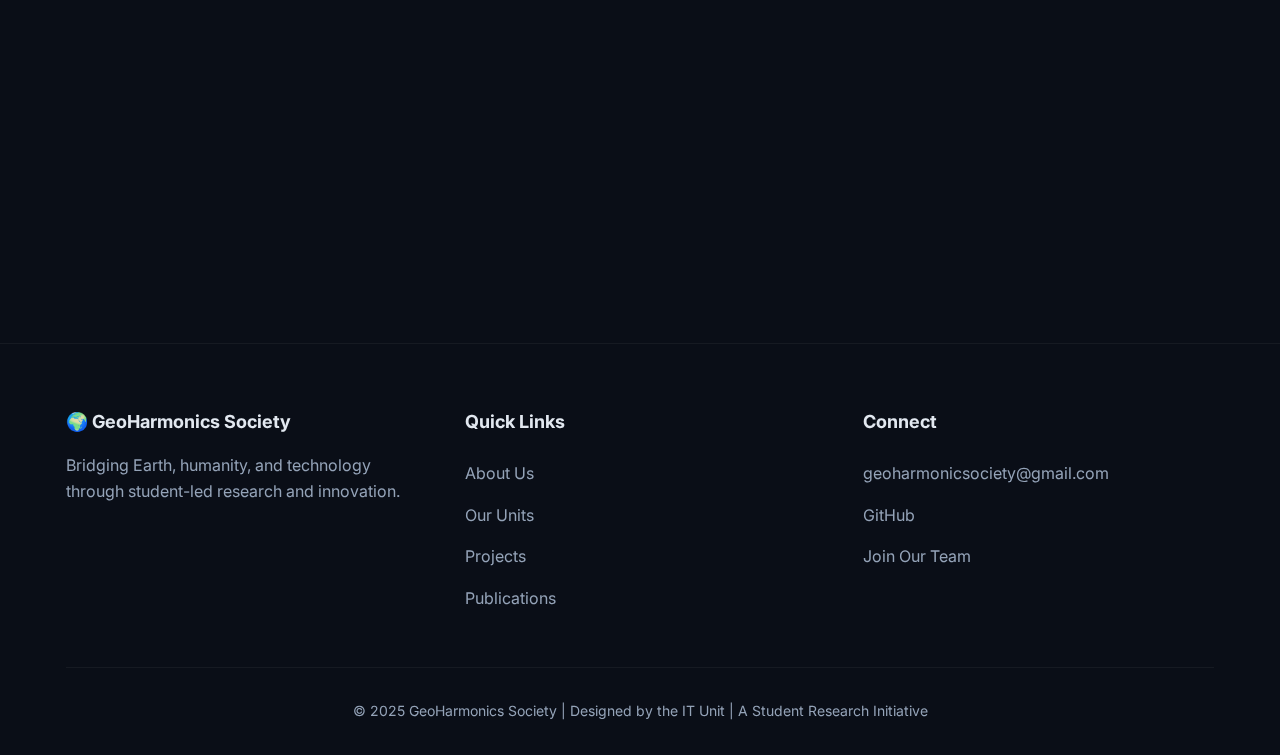
<file: publications.html>
<!DOCTYPE html>
<html lang="en">
<head>
  <meta charset="UTF-8">
  <meta name="viewport" content="width=device-width, initial-scale=1.0">
  <title>Publications | GeoHarmonics Society (GHS)</title>
  <link rel="stylesheet" href="css/style.css">
</head>
<body>
  <!-- Background particles -->
  <div class="bg-particles" id="particles"></div>

  <!-- Header -->
  <header>
    <div class="container">
      <div class="logo">
        🌍 GeoHarmonics Society
      </div>
      <button class="mobile-menu-btn" onclick="toggleMenu()">☰</button>
      <nav id="nav">
        <a href="index.html">Home</a>
        <a href="about.html">About</a>
        <a href="units.html">Units</a>
        <a href="projects.html">Projects</a>
        <a href="publications.html" class="active">Publications</a>
        <a href="contact.html">Contact</a>
      </nav>
    </div>
  </header>

  <!-- Page Hero -->
  <section class="page-hero">
    <div class="container">
      <div class="page-hero-content reveal">
        <div class="badge">📚 Research Output</div>
        <h1>Publications & Research</h1>
        <p>Explore articles, reports, and research papers from members of the GeoHarmonics Society.</p>
      </div>
    </div>
  </section>

  <!-- Main Content -->
  <section class="page-content">
    <div class="container">
      
      <!-- Filter Tabs -->
      <div class="filter-tabs reveal">
        <button class="filter-btn active" onclick="filterPublications('all')">All</button>
        <button class="filter-btn" onclick="filterPublications('papers')">Research Papers</button>
        <button class="filter-btn" onclick="filterPublications('reports')">Reports</button>
        <button class="filter-btn" onclick="filterPublications('articles')">Articles</button>
      </div>

      <!-- Publications List -->
      <div class="publications-list">
        
        <div class="publication-item reveal" data-category="papers">
          <div class="pub-icon">📄</div>
          <div class="pub-content">
            <div class="pub-meta">
              <span class="pub-type">Research Paper</span>
              <span class="pub-date">2025</span>
            </div>
            <h3>The Harmony Principle in Geospatial Science</h3>
            <p class="pub-authors">By Research & Learning Unit Members</p>
            <p class="pub-description">An exploration of integrative approaches to geospatial analysis, examining how natural systems, human activities, and technological tools can be harmonized for sustainable development outcomes.</p>
            <div class="pub-tags">
              <span class="tag">Geospatial Science</span>
              <span class="tag">Sustainability</span>
              <span class="tag">Systems Thinking</span>
            </div>
            <div class="pub-actions">
              <a href="assets/pdfs/ghs-paper1.pdf" class="btn btn-secondary btn-sm" download>
                <span>Download PDF</span>
              </a>
              <a href="#" class="pub-link">View Abstract →</a>
            </div>
          </div>
        </div>

        <div class="publication-item reveal" data-category="papers">
          <div class="pub-icon">📄</div>
          <div class="pub-content">
            <div class="pub-meta">
              <span class="pub-type">Research Paper</span>
              <span class="pub-date">2025</span>
            </div>
            <h3>Artificial Intelligence in Earth Observation</h3>
            <p class="pub-authors">By Research & Learning Unit Members</p>
            <p class="pub-description">A comprehensive review of machine learning applications in satellite imagery analysis, remote sensing, and environmental monitoring, with case studies from our ongoing projects.</p>
            <div class="pub-tags">
              <span class="tag">AI/ML</span>
              <span class="tag">Remote Sensing</span>
              <span class="tag">Earth Observation</span>
            </div>
            <div class="pub-actions">
              <a href="assets/pdfs/ghs-paper2.pdf" class="btn btn-secondary btn-sm" download>
                <span>Download PDF</span>
              </a>
              <a href="#" class="pub-link">View Abstract →</a>
            </div>
          </div>
        </div>

        <div class="publication-item reveal" data-category="papers">
          <div class="pub-icon">📄</div>
          <div class="pub-content">
            <div class="pub-meta">
              <span class="pub-type">Research Paper</span>
              <span class="pub-date">2025</span>
            </div>
            <h3>Sustainability Through GeoAI and Remote Sensing</h3>
            <p class="pub-authors">By All Units Collaboration</p>
            <p class="pub-description">An interdisciplinary study examining how geospatial AI technologies can be leveraged to monitor, analyze, and promote sustainable practices in agriculture, urban planning, and natural resource management.</p>
            <div class="pub-tags">
              <span class="tag">GeoAI</span>
              <span class="tag">Sustainability</span>
              <span class="tag">Policy</span>
            </div>
            <div class="pub-actions">
              <a href="assets/pdfs/ghs-paper3.pdf" class="btn btn-secondary btn-sm" download>
                <span>Download PDF</span>
              </a>
              <a href="#" class="pub-link">View Abstract →</a>
            </div>
          </div>
        </div>

        <div class="publication-item reveal" data-category="reports">
          <div class="pub-icon">📊</div>
          <div class="pub-content">
            <div class="pub-meta">
              <span class="pub-type">Technical Report</span>
              <span class="pub-date">2025</span>
            </div>
            <h3>GHS Annual Research Report 2024-2025</h3>
            <p class="pub-authors">By GeoHarmonics Society</p>
            <p class="pub-description">A comprehensive overview of our research activities, project outcomes, member contributions, and future directions for the academic year 2024-2025.</p>
            <div class="pub-tags">
              <span class="tag">Annual Report</span>
              <span class="tag">Overview</span>
            </div>
            <div class="pub-actions">
              <a href="#" class="btn btn-secondary btn-sm">
                <span>Download PDF</span>
              </a>
              <a href="#" class="pub-link">View Summary →</a>
            </div>
          </div>
        </div>

        <div class="publication-item reveal" data-category="articles">
          <div class="pub-icon">✍️</div>
          <div class="pub-content">
            <div class="pub-meta">
              <span class="pub-type">Blog Article</span>
              <span class="pub-date">2025</span>
            </div>
            <h3>Ethics in AI-Powered Environmental Monitoring</h3>
            <p class="pub-authors">By Philosophy & Communication Unit</p>
            <p class="pub-description">An exploration of the ethical considerations surrounding the use of artificial intelligence in environmental science, including privacy concerns, data ownership, and algorithmic bias.</p>
            <div class="pub-tags">
              <span class="tag">Ethics</span>
              <span class="tag">AI</span>
              <span class="tag">Opinion</span>
            </div>
            <div class="pub-actions">
              <a href="#" class="pub-link">Read Article →</a>
            </div>
          </div>
        </div>

        <div class="publication-item reveal" data-category="articles">
          <div class="pub-icon">✍️</div>
          <div class="pub-content">
            <div class="pub-meta">
              <span class="pub-type">Blog Article</span>
              <span class="pub-date">2025</span>
            </div>
            <h3>Getting Started with Geospatial Analysis</h3>
            <p class="pub-authors">By Research & Learning Unit</p>
            <p class="pub-description">A beginner-friendly guide to geospatial analysis tools, techniques, and resources for students interested in entering the field of GIS and remote sensing.</p>
            <div class="pub-tags">
              <span class="tag">Tutorial</span>
              <span class="tag">Education</span>
              <span class="tag">GIS</span>
            </div>
            <div class="pub-actions">
              <a href="#" class="pub-link">Read Article →</a>
            </div>
          </div>
        </div>

      </div>

      <div class="cta-section reveal">
        <h2>Contribute Your Research</h2>
        <p>GHS members are encouraged to share their research findings. Contact us to publish your work through our platform.</p>
        <a href="contact.html" class="btn btn-primary">Submit Your Work →</a>
      </div>

    </div>
  </section>

  <!-- Footer -->
  <footer>
    <div class="container">
      <div class="footer-content">
        <div class="footer-section">
          <h4>🌍 GeoHarmonics Society</h4>
          <p style="color: var(--text-dim); margin-top: 0.5rem;">Bridging Earth, humanity, and technology through student-led research and innovation.</p>
        </div>
        <div class="footer-section">
          <h4>Quick Links</h4>
          <ul>
            <li><a href="about.html">About Us</a></li>
            <li><a href="units.html">Our Units</a></li>
            <li><a href="projects.html">Projects</a></li>
            <li><a href="publications.html">Publications</a></li>
          </ul>
        </div>
        <div class="footer-section">
          <h4>Connect</h4>
          <ul>
            <li><a href="mailto:geoharmonicsociety@gmail.com">geoharmonicsociety@gmail.com</a></li>
            <li><a href="#">GitHub</a></li>
            <li><a href="contact.html">Join Our Team</a></li>
          </ul>
        </div>
      </div>
      <div class="footer-bottom">
        <p>© 2025 GeoHarmonics Society | Designed by the IT Unit | A Student Research Initiative</p>
      </div>
    </div>
  </footer>

  <script src="script/script.js"></script>
</body>
</html>
</file>
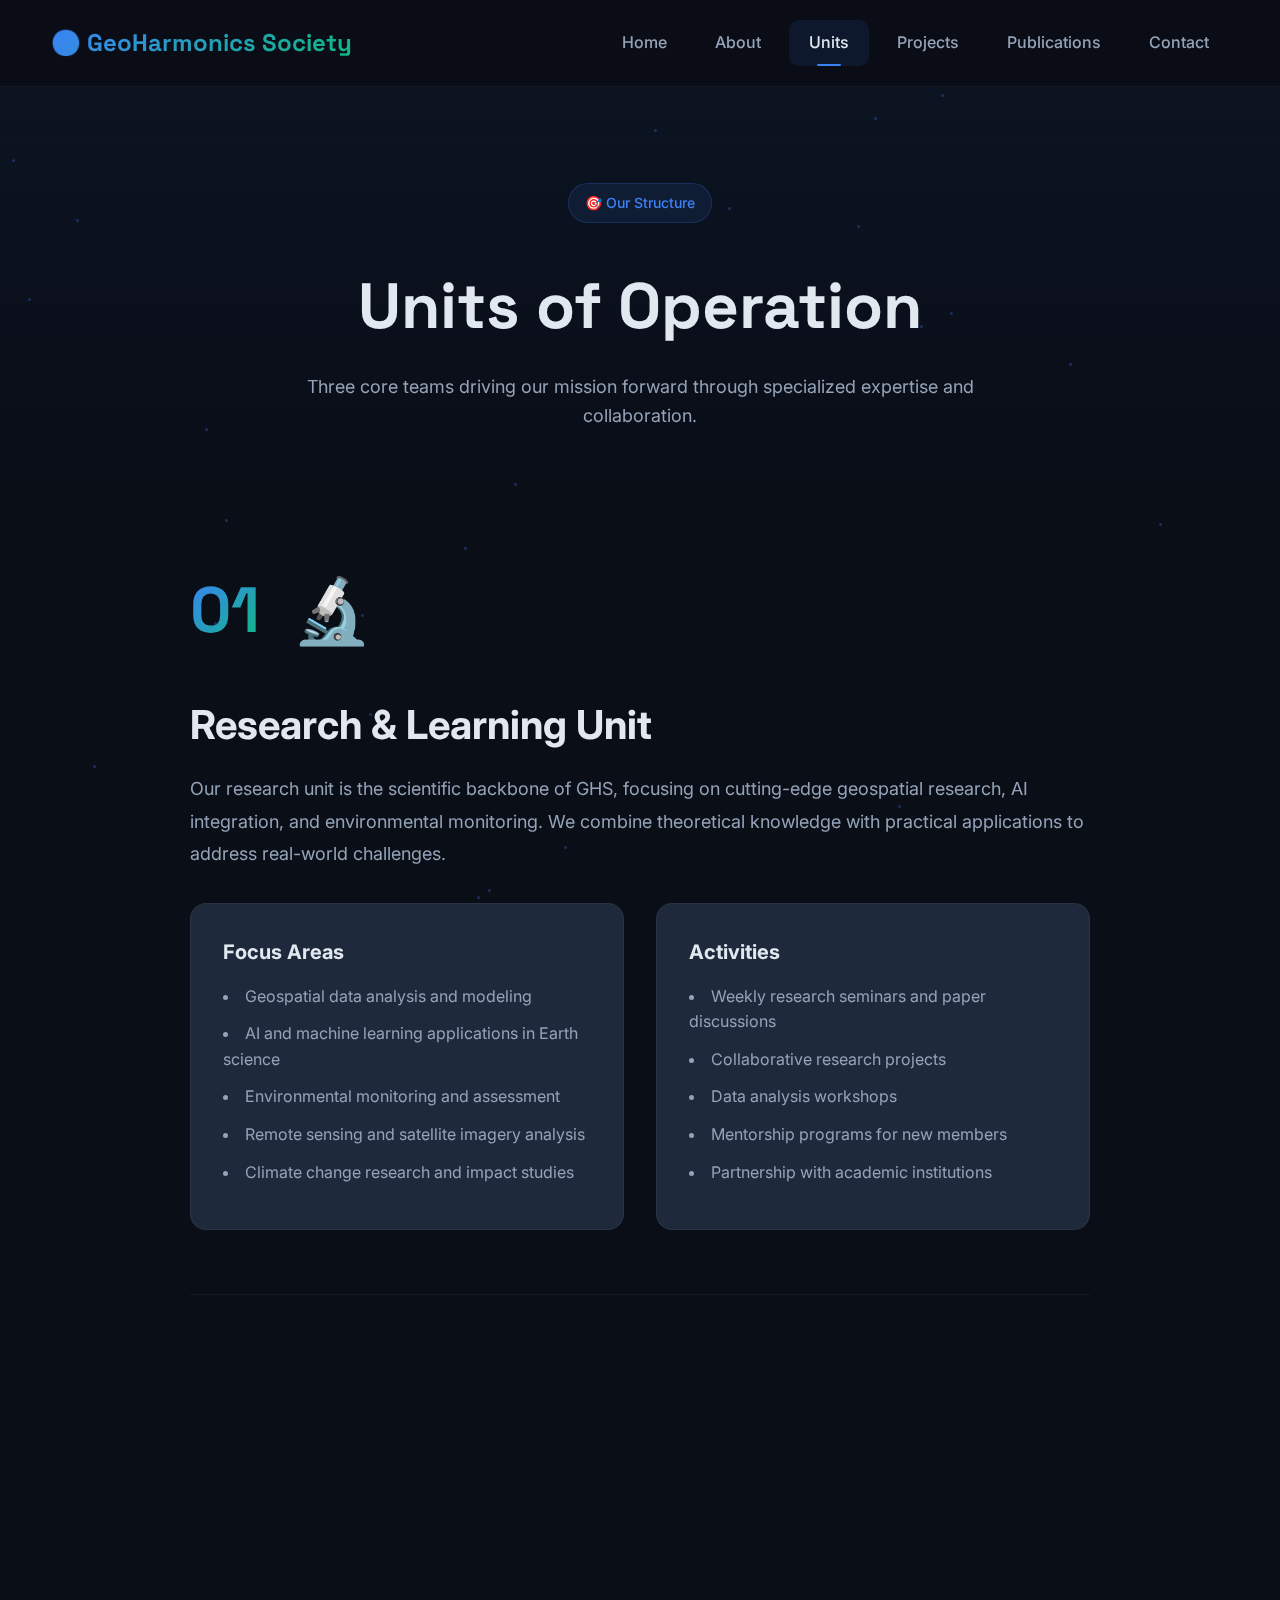
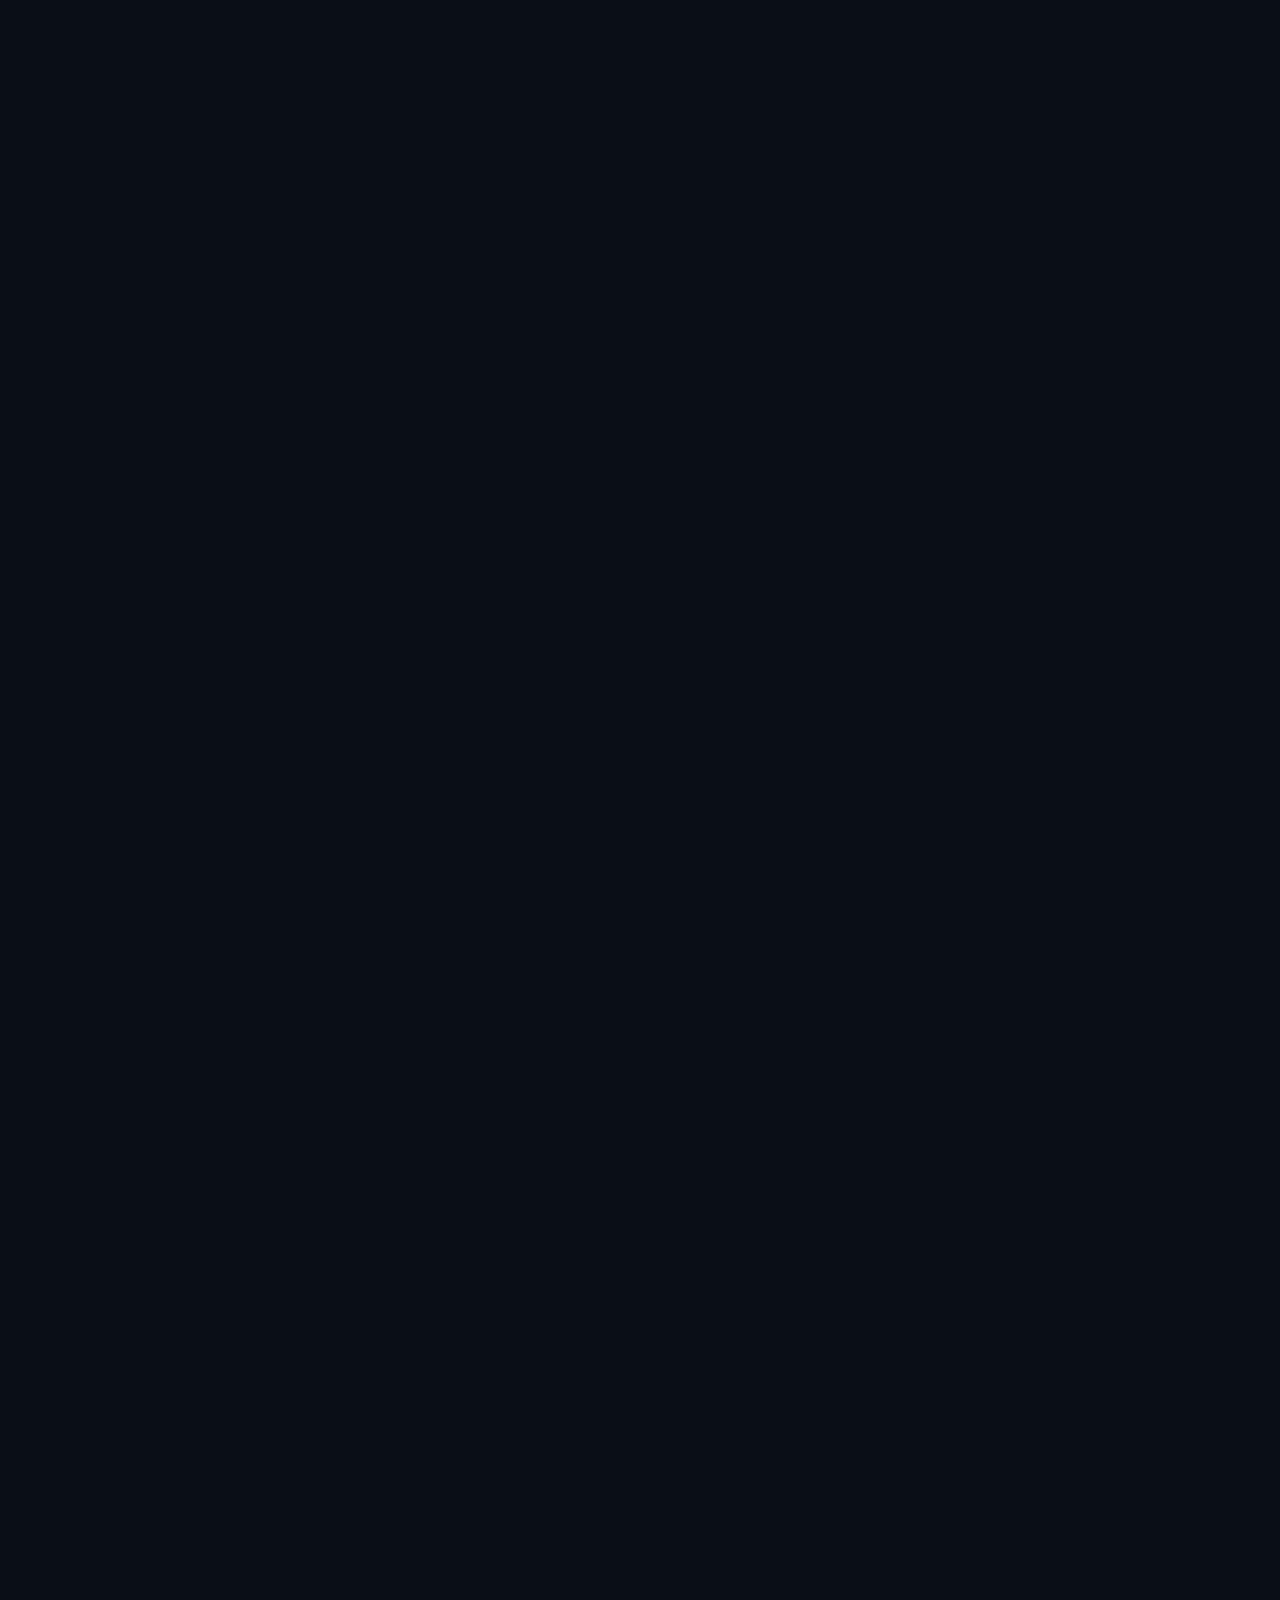
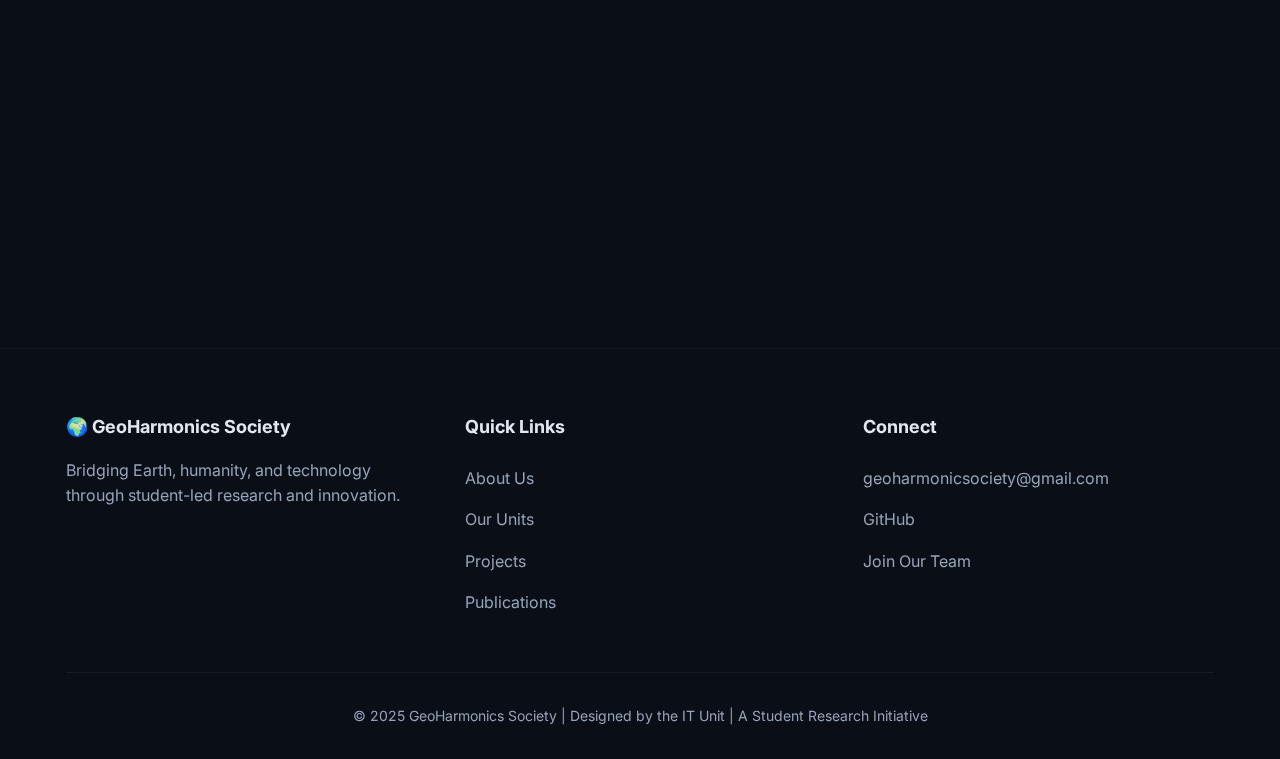
<file: units.html>
<!DOCTYPE html>
<html lang="en">
<head>
  <meta charset="UTF-8">
  <meta name="viewport" content="width=device-width, initial-scale=1.0">
  <title>Units | GeoHarmonics Society (GHS)</title>
  <link rel="stylesheet" href="css/style.css">
</head>
<body>
  <!-- Background particles -->
  <div class="bg-particles" id="particles"></div>

  <!-- Header -->
  <header>
    <div class="container">
      <div class="logo">
        🌍 GeoHarmonics Society
      </div>
      <button class="mobile-menu-btn" onclick="toggleMenu()">☰</button>
      <nav id="nav">
        <a href="index.html">Home</a>
        <a href="about.html">About</a>
        <a href="units.html" class="active">Units</a>
        <a href="projects.html">Projects</a>
        <a href="publications.html">Publications</a>
        <a href="contact.html">Contact</a>
      </nav>
    </div>
  </header>

  <!-- Page Hero -->
  <section class="page-hero">
    <div class="container">
      <div class="page-hero-content reveal">
        <div class="badge">🎯 Our Structure</div>
        <h1>Units of Operation</h1>
        <p>Three core teams driving our mission forward through specialized expertise and collaboration.</p>
      </div>
    </div>
  </section>

  <!-- Main Content -->
  <section class="page-content">
    <div class="container">
      <div class="content-wrapper">

        <!-- Unit 1 -->
        <div class="unit-section reveal" id="research">
          <div class="unit-header">
            <div class="unit-number">01</div>
            <div class="unit-icon-large">🔬</div>
          </div>
          <h2>Research & Learning Unit</h2>
          <p class="unit-description">Our research unit is the scientific backbone of GHS, focusing on cutting-edge geospatial research, AI integration, and environmental monitoring. We combine theoretical knowledge with practical applications to address real-world challenges.</p>
          
          <div class="unit-details">
            <div class="detail-card">
              <h4>Focus Areas</h4>
              <ul>
                <li>Geospatial data analysis and modeling</li>
                <li>AI and machine learning applications in Earth science</li>
                <li>Environmental monitoring and assessment</li>
                <li>Remote sensing and satellite imagery analysis</li>
                <li>Climate change research and impact studies</li>
              </ul>
            </div>
            <div class="detail-card">
              <h4>Activities</h4>
              <ul>
                <li>Weekly research seminars and paper discussions</li>
                <li>Collaborative research projects</li>
                <li>Data analysis workshops</li>
                <li>Mentorship programs for new members</li>
                <li>Partnership with academic institutions</li>
              </ul>
            </div>
          </div>
        </div>

        <!-- Unit 2 -->
        <div class="unit-section reveal" id="tech">
          <div class="unit-header">
            <div class="unit-number">02</div>
            <div class="unit-icon-large">💡</div>
          </div>
          <h2>Technology & Innovation Unit</h2>
          <p class="unit-description">This unit transforms research insights into practical tools and solutions. We develop software, prototypes, and systems that apply geoscience and AI principles to solve real-world challenges in sustainable development.</p>
          
          <div class="unit-details">
            <div class="detail-card">
              <h4>Focus Areas</h4>
              <ul>
                <li>Web and mobile application development</li>
                <li>Geospatial data visualization platforms</li>
                <li>AI model development and deployment</li>
                <li>IoT and sensor integration for environmental monitoring</li>
                <li>Open-source tool creation</li>
              </ul>
            </div>
            <div class="detail-card">
              <h4>Activities</h4>
              <ul>
                <li>Hackathons and coding sessions</li>
                <li>Product prototyping and testing</li>
                <li>Technology workshops and training</li>
                <li>Collaboration with industry partners</li>
                <li>Open-source contributions</li>
              </ul>
            </div>
          </div>
        </div>

        <!-- Unit 3 -->
        <div class="unit-section reveal" id="philosophy">
          <div class="unit-header">
            <div class="unit-number">03</div>
            <div class="unit-icon-large">🎯</div>
          </div>
          <h2>Philosophy & Communication Unit</h2>
          <p class="unit-description">We bridge the gap between complex scientific concepts and public understanding. This unit handles communication, ethics, and the philosophical interpretation of Earth-Man-Technology harmony, ensuring our work has meaningful social impact.</p>
          
          <div class="unit-details">
            <div class="detail-card">
              <h4>Focus Areas</h4>
              <ul>
                <li>Science communication and public outreach</li>
                <li>Ethics in AI and environmental technology</li>
                <li>Sustainability philosophy and frameworks</li>
                <li>Content creation and digital media</li>
                <li>Community engagement and education</li>
              </ul>
            </div>
            <div class="detail-card">
              <h4>Activities</h4>
              <ul>
                <li>Blog posts and social media content</li>
                <li>Public lectures and panel discussions</li>
                <li>Ethics workshops and debates</li>
                <li>Collaboration with communication departments</li>
                <li>Newsletter and publication management</li>
              </ul>
            </div>
          </div>
        </div>

        <div class="cta-section reveal">
          <h2>Interested in Joining a Unit?</h2>
          <p>Each unit welcomes passionate students regardless of their background. We believe diverse perspectives strengthen our work.</p>
          <a href="contact.html" class="btn btn-primary">Express Your Interest →</a>
        </div>

      </div>
    </div>
  </section>

  <!-- Footer -->
  <footer>
    <div class="container">
      <div class="footer-content">
        <div class="footer-section">
          <h4>🌍 GeoHarmonics Society</h4>
          <p style="color: var(--text-dim); margin-top: 0.5rem;">Bridging Earth, humanity, and technology through student-led research and innovation.</p>
        </div>
        <div class="footer-section">
          <h4>Quick Links</h4>
          <ul>
            <li><a href="about.html">About Us</a></li>
            <li><a href="units.html">Our Units</a></li>
            <li><a href="projects.html">Projects</a></li>
            <li><a href="publications.html">Publications</a></li>
          </ul>
        </div>
        <div class="footer-section">
          <h4>Connect</h4>
          <ul>
            <li><a href="mailto:geoharmonicsociety@gmail.com">geoharmonicsociety@gmail.com</a></li>
            <li><a href="#">GitHub</a></li>
            <li><a href="contact.html">Join Our Team</a></li>
          </ul>
        </div>
      </div>
      <div class="footer-bottom">
        <p>© 2025 GeoHarmonics Society | Designed by the IT Unit | A Student Research Initiative</p>
      </div>
    </div>
  </footer>

  <script src="script/script.js"></script>
</body>
</html>
</file>
<file: css/style.css>
@import url('https://fonts.googleapis.com/css2?family=Inter:wght@400;500;600;700;800&family=Space+Grotesk:wght@600;700&display=swap');

:root {
  --bg: #0a0e17;
  --bg-secondary: #151922;
  --text: #e2e8f0;
  --text-dim: #94a3b8;
  --brand: #3b82f6;
  --accent: #10b981;
  --purple: #a855f7;
  --cta: #f43f5e;
  --card-bg: #1e293b;
  --radius: 16px;
  --ease: cubic-bezier(.2,.9,.4,1);
}

* {
  box-sizing: border-box;
  margin: 0;
  padding: 0;
}

body {
  font-family: 'Inter', system-ui, sans-serif;
  background: var(--bg);
  color: var(--text);
  line-height: 1.6;
  -webkit-font-smoothing: antialiased;
  overflow-x: hidden;
}

/* Animated background particles */
.bg-particles {
  position: fixed;
  top: 0;
  left: 0;
  width: 100%;
  height: 100%;
  pointer-events: none;
  z-index: 0;
  overflow: hidden;
}

.particle {
  position: absolute;
  width: 3px;
  height: 3px;
  background: var(--brand);
  border-radius: 50%;
  opacity: 0.3;
  animation: float var(--duration) infinite ease-in-out;
}

@keyframes float {
  0%, 100% { transform: translate(0, 0); }
  50% { transform: translate(var(--x), var(--y)); }
}

/* Container */
.container {
  width: 92%;
  max-width: 1280px;
  margin: 0 auto;
  position: relative;
  z-index: 1;
}

/* Header */
header {
  background: rgba(10, 14, 23, 0.8);
  backdrop-filter: blur(20px);
  padding: 1.25rem 0;
  position: sticky;
  top: 0;
  z-index: 100;
  border-bottom: 1px solid rgba(255,255,255,0.05);
}

header .container {
  display: flex;
  justify-content: space-between;
  align-items: center;
}

.logo {
  font-family: 'Space Grotesk', sans-serif;
  font-size: 1.5rem;
  font-weight: 700;
  background: linear-gradient(135deg, var(--brand), var(--accent));
  -webkit-background-clip: text;
  -webkit-text-fill-color: transparent;
  background-clip: text;
  display: flex;
  align-items: center;
  gap: 0.5rem;
}

nav {
  display: flex;
  gap: 0.5rem;
}

nav a {
  color: var(--text-dim);
  text-decoration: none;
  font-weight: 500;
  padding: 0.625rem 1.25rem;
  border-radius: 10px;
  transition: all 0.3s var(--ease);
  position: relative;
}

nav a:hover, nav a.active {
  color: var(--text);
  background: rgba(59, 130, 246, 0.1);
}

nav a.active::after {
  content: '';
  position: absolute;
  bottom: 0;
  left: 50%;
  transform: translateX(-50%);
  width: 30%;
  height: 2px;
  background: var(--brand);
  border-radius: 2px;
}

/* Mobile Menu Button */
.mobile-menu-btn {
  display: none;
  background: none;
  border: none;
  color: var(--text);
  font-size: 1.5rem;
  cursor: pointer;
  padding: 0.5rem;
}

/* Hero Section */
.hero {
  position: relative;
  padding: 8rem 1rem 6rem;
  text-align: center;
  overflow: hidden;
}

.hero::before {
  content: '';
  position: absolute;
  top: -50%;
  left: -10%;
  width: 120%;
  height: 200%;
  background: radial-gradient(ellipse at center, rgba(59, 130, 246, 0.15), transparent 70%);
  animation: pulse 8s ease-in-out infinite;
}

@keyframes pulse {
  0%, 100% { transform: scale(1); opacity: 0.15; }
  50% { transform: scale(1.1); opacity: 0.25; }
}

.hero-content {
  position: relative;
  z-index: 1;
  max-width: 900px;
  margin: 0 auto;
}

.badge {
  display: inline-flex;
  align-items: center;
  gap: 0.5rem;
  background: rgba(59, 130, 246, 0.1);
  border: 1px solid rgba(59, 130, 246, 0.2);
  padding: 0.5rem 1rem;
  border-radius: 50px;
  font-size: 0.875rem;
  font-weight: 500;
  color: var(--brand);
  margin-bottom: 2rem;
  animation: slideDown 0.6s var(--ease);
}

@keyframes slideDown {
  from { opacity: 0; transform: translateY(-20px); }
  to { opacity: 1; transform: translateY(0); }
}

.hero h1 {
  font-family: 'Space Grotesk', sans-serif;
  font-size: clamp(2.5rem, 6vw, 4.5rem);
  font-weight: 800;
  line-height: 1.1;
  margin-bottom: 1.5rem;
  background: linear-gradient(135deg, #ffffff, #94a3b8);
  -webkit-background-clip: text;
  -webkit-text-fill-color: transparent;
  background-clip: text;
  animation: fadeIn 0.8s var(--ease) 0.2s both;
}

@keyframes fadeIn {
  from { opacity: 0; transform: translateY(20px); }
  to { opacity: 1; transform: translateY(0); }
}

.hero p {
  font-size: 1.25rem;
  color: var(--text-dim);
  margin-bottom: 2.5rem;
  max-width: 700px;
  margin-left: auto;
  margin-right: auto;
  animation: fadeIn 0.8s var(--ease) 0.4s both;
}

.cta-group {
  display: flex;
  gap: 1rem;
  justify-content: center;
  flex-wrap: wrap;
  animation: fadeIn 0.8s var(--ease) 0.6s both;
}

/* Buttons */
.btn {
  display: inline-flex;
  align-items: center;
  gap: 0.5rem;
  padding: 1rem 2rem;
  border-radius: 12px;
  text-decoration: none;
  font-weight: 600;
  transition: all 0.3s var(--ease);
  border: 2px solid transparent;
  cursor: pointer;
  font-size: 1rem;
}

.btn-primary {
  background: linear-gradient(135deg, var(--brand), var(--purple));
  color: white;
  box-shadow: 0 10px 30px rgba(59, 130, 246, 0.3);
}

.btn-primary:hover {
  transform: translateY(-2px);
  box-shadow: 0 15px 40px rgba(59, 130, 246, 0.4);
}

.btn-secondary {
  background: rgba(255,255,255,0.05);
  border-color: rgba(255,255,255,0.1);
  color: var(--text);
}

.btn-secondary:hover {
  background: rgba(255,255,255,0.1);
  border-color: rgba(255,255,255,0.2);
}

.btn-sm {
  padding: 0.625rem 1.25rem;
  font-size: 0.875rem;
}

.btn-full {
  width: 100%;
  justify-content: center;
}

/* Stats Section */
.stats {
  padding: 4rem 1rem;
  background: var(--bg-secondary);
  border-top: 1px solid rgba(255,255,255,0.05);
  border-bottom: 1px solid rgba(255,255,255,0.05);
}

.stats-grid {
  display: grid;
  grid-template-columns: repeat(auto-fit, minmax(200px, 1fr));
  gap: 3rem;
  max-width: 1000px;
  margin: 0 auto;
}

.stat-item {
  text-align: center;
}

.stat-number {
  font-family: 'Space Grotesk', sans-serif;
  font-size: 3rem;
  font-weight: 700;
  background: linear-gradient(135deg, var(--brand), var(--accent));
  -webkit-background-clip: text;
  -webkit-text-fill-color: transparent;
  background-clip: text;
  line-height: 1;
  margin-bottom: 0.5rem;
}

.stat-label {
  color: var(--text-dim);
  font-size: 0.875rem;
  text-transform: uppercase;
  letter-spacing: 0.05em;
}

/* About Preview & Quick Links Sections */
.about-preview, .quick-links {
  padding: 6rem 1rem;
}

.quick-links {
  background: var(--bg-secondary);
}

/* Section Headers */
.section-header {
  text-align: center;
  margin-bottom: 4rem;
}

.section-title {
  font-family: 'Space Grotesk', sans-serif;
  font-size: clamp(2rem, 4vw, 3rem);
  font-weight: 700;
  margin-bottom: 1rem;
}

.section-subtitle {
  color: var(--text-dim);
  font-size: 1.125rem;
  max-width: 600px;
  margin: 0 auto;
}

/* Features Grid */
.features-grid {
  display: grid;
  grid-template-columns: repeat(auto-fit, minmax(300px, 1fr));
  gap: 2rem;
  max-width: 1200px;
  margin: 0 auto;
}

.feature-card {
  background: var(--card-bg);
  padding: 2.5rem;
  border-radius: var(--radius);
  border: 1px solid rgba(255,255,255,0.05);
  transition: all 0.4s var(--ease);
  position: relative;
  overflow: hidden;
  text-decoration: none;
  color: inherit;
  display: block;
}

.feature-card::before {
  content: '';
  position: absolute;
  top: 0;
  left: 0;
  right: 0;
  height: 3px;
  background: linear-gradient(90deg, var(--brand), var(--accent));
  transform: scaleX(0);
  transform-origin: left;
  transition: transform 0.4s var(--ease);
}

.feature-card:hover {
  transform: translateY(-8px);
  border-color: rgba(59, 130, 246, 0.3);
  box-shadow: 0 20px 40px rgba(0,0,0,0.3);
}

.feature-card:hover::before {
  transform: scaleX(1);
}

.feature-icon {
  width: 60px;
  height: 60px;
  background: linear-gradient(135deg, rgba(59, 130, 246, 0.2), rgba(16, 185, 129, 0.2));
  border-radius: 12px;
  display: flex;
  align-items: center;
  justify-content: center;
  font-size: 1.75rem;
  margin-bottom: 1.5rem;
}

.feature-card h3 {
  font-size: 1.375rem;
  margin-bottom: 0.75rem;
  color: var(--text);
}

.feature-card p {
  color: var(--text-dim);
  line-height: 1.7;
}

/* Page Hero */
.page-hero {
  padding: 6rem 1rem 4rem;
  text-align: center;
  position: relative;
  background: linear-gradient(180deg, rgba(59, 130, 246, 0.05), transparent);
}

.page-hero-content h1 {
  font-family: 'Space Grotesk', sans-serif;
  font-size: clamp(2.5rem, 5vw, 4rem);
  font-weight: 800;
  margin-bottom: 1rem;
}

.page-hero-content p {
  font-size: 1.125rem;
  color: var(--text-dim);
  max-width: 700px;
  margin: 0 auto;
}

/* Page Content */
.page-content {
  padding: 4rem 1rem 6rem;
}

.content-wrapper {
  max-width: 900px;
  margin: 0 auto;
}

.content-block {
  margin-bottom: 3rem;
}

.content-block h2 {
  font-size: 2rem;
  margin-bottom: 1rem;
  color: var(--text);
}

.content-block p {
  color: var(--text-dim);
  margin-bottom: 1rem;
  line-height: 1.8;
}

/* Vision Mission Grid */
.vision-mission-grid {
  display: grid;
  grid-template-columns: repeat(auto-fit, minmax(300px, 1fr));
  gap: 2rem;
  margin: 3rem 0;
}

.vm-card {
  background: var(--card-bg);
  padding: 2.5rem;
  border-radius: var(--radius);
  border: 1px solid rgba(255,255,255,0.05);
}

.vm-icon {
  font-size: 2.5rem;
  margin-bottom: 1rem;
}

.vm-card h3 {
  font-size: 1.5rem;
  margin-bottom: 1rem;
  color: var(--text);
}

.vm-card p, .vm-card ul {
  color: var(--text-dim);
  line-height: 1.8;
}

.vm-card ul {
  list-style-position: inside;
  padding-left: 0;
}

.vm-card li {
  margin-bottom: 0.5rem;
}

/* Values Grid */
.values-grid {
  display: grid;
  grid-template-columns: repeat(auto-fit, minmax(200px, 1fr));
  gap: 2rem;
  margin: 3rem 0;
}

.value-item {
  text-align: center;
  padding: 2rem;
  background: var(--card-bg);
  border-radius: var(--radius);
  border: 1px solid rgba(255,255,255,0.05);
}

.value-icon {
  font-size: 2.5rem;
  margin-bottom: 1rem;
}

.value-item h4 {
  font-size: 1.125rem;
  margin-bottom: 0.5rem;
  color: var(--text);
}

.value-item p {
  color: var(--text-dim);
  font-size: 0.875rem;
}

/* Unit Sections */
.unit-section {
  margin-bottom: 5rem;
  padding-bottom: 4rem;
  border-bottom: 1px solid rgba(255,255,255,0.05);
}

.unit-section:last-of-type {
  border-bottom: none;
}

.unit-header {
  display: flex;
  align-items: center;
  gap: 2rem;
  margin-bottom: 2rem;
}

.unit-number {
  font-family: 'Space Grotesk', sans-serif;
  font-size: 4rem;
  font-weight: 700;
  background: linear-gradient(135deg, var(--brand), var(--accent));
  -webkit-background-clip: text;
  -webkit-text-fill-color: transparent;
  background-clip: text;
  line-height: 1;
}

.unit-icon-large {
  font-size: 4rem;
}

.unit-section h2 {
  font-size: 2.5rem;
  margin-bottom: 1rem;
}

.unit-description {
  font-size: 1.125rem;
  color: var(--text-dim);
  line-height: 1.8;
  margin-bottom: 2rem;
}

.unit-details {
  display: grid;
  grid-template-columns: repeat(auto-fit, minmax(300px, 1fr));
  gap: 2rem;
  margin-top: 2rem;
}

.detail-card {
  background: var(--card-bg);
  padding: 2rem;
  border-radius: var(--radius);
  border: 1px solid rgba(255,255,255,0.05);
}

.detail-card h4 {
  font-size: 1.25rem;
  margin-bottom: 1rem;
  color: var(--text);
}

.detail-card ul {
  list-style-position: inside;
  color: var(--text-dim);
  padding-left: 0;
}

.detail-card li {
  margin-bottom: 0.75rem;
  line-height: 1.6;
}

/* Projects Grid */
.projects-grid {
  display: grid;
  gap: 3rem;
  max-width: 1000px;
  margin: 0 auto;
}

.project-card-full {
  background: var(--card-bg);
  border-radius: var(--radius);
  overflow: hidden;
  border: 1px solid rgba(255,255,255,0.05);
  transition: all 0.4s var(--ease);
}

.project-card-full:hover {
  transform: translateY(-5px);
  box-shadow: 0 20px 40px rgba(0,0,0,0.3);
}

.project-image {
  height: 200px;
  background: linear-gradient(135deg, rgba(59, 130, 246, 0.3), rgba(16, 185, 129, 0.3));
  display: flex;
  align-items: center;
  justify-content: center;
  font-size: 4rem;
  position: relative;
  overflow: hidden;
}

.project-image::before {
  content: '';
  position: absolute;
  inset: 0;
  background: linear-gradient(135deg, transparent, rgba(0,0,0,0.2));
}

.project-content-full {
  padding: 2.5rem;
}

.project-tag {
  display: inline-block;
  background: rgba(59, 130, 246, 0.1);
  border: 1px solid rgba(59, 130, 246, 0.2);
  padding: 0.375rem 0.875rem;
  border-radius: 50px;
  font-size: 0.75rem;
  font-weight: 600;
  color: var(--brand);
  margin-bottom: 1rem;
  text-transform: uppercase;
  letter-spacing: 0.05em;
}

.project-content-full h2 {
  font-size: 2rem;
  margin-bottom: 1rem;
}

.project-lead {
  font-size: 1.125rem;
  color: var(--text-dim);
  margin-bottom: 2rem;
  line-height: 1.7;
}

.project-details h4 {
  font-size: 1.125rem;
  margin-top: 2rem;
  margin-bottom: 0.75rem;
  color: var(--text);
}

.project-details p, .project-details ul {
  color: var(--text-dim);
  line-height: 1.8;
}

.project-details ul {
  list-style-position: inside;
  padding-left: 0;
}

.project-details li {
  margin-bottom: 0.5rem;
}

.tech-tags {
  display: flex;
  flex-wrap: wrap;
  gap: 0.5rem;
  margin-top: 1rem;
}

.tech-tag {
  background: rgba(16, 185, 129, 0.1);
  border: 1px solid rgba(16, 185, 129, 0.2);
  padding: 0.375rem 0.875rem;
  border-radius: 8px;
  font-size: 0.75rem;
  font-weight: 600;
  color: var(--accent);
}

.progress-bar {
  width: 100%;
  height: 8px;
  background: rgba(255,255,255,0.1);
  border-radius: 50px;
  overflow: hidden;
  margin-top: 1rem;
}

.progress-fill {
  height: 100%;
  background: linear-gradient(90deg, var(--brand), var(--accent));
  border-radius: 50px;
  transition: width 0.6s var(--ease);
}

/* Publications */
.filter-tabs {
  display: flex;
  gap: 1rem;
  justify-content: center;
  flex-wrap: wrap;
  margin-bottom: 3rem;
}

.filter-btn {
  background: rgba(255,255,255,0.05);
  border: 1px solid rgba(255,255,255,0.1);
  color: var(--text-dim);
  padding: 0.75rem 1.5rem;
  border-radius: 10px;
  font-weight: 600;
  cursor: pointer;
  transition: all 0.3s var(--ease);
  font-size: 0.875rem;
}

.filter-btn:hover {
  background: rgba(255,255,255,0.1);
  color: var(--text);
}

.filter-btn.active {
  background: var(--brand);
  border-color: var(--brand);
  color: white;
}

.publications-list {
  max-width: 1000px;
  margin: 0 auto;
}

.publication-item {
  display: flex;
  gap: 2rem;
  background: var(--card-bg);
  padding: 2rem;
  border-radius: var(--radius);
  border: 1px solid rgba(255,255,255,0.05);
  margin-bottom: 2rem;
  transition: all 0.3s var(--ease);
}

.publication-item:hover {
  transform: translateY(-3px);
  box-shadow: 0 10px 30px rgba(0,0,0,0.3);
}

.pub-icon {
  font-size: 2.5rem;
  flex-shrink: 0;
}

.pub-content {
  flex: 1;
}

.pub-meta {
  display: flex;
  gap: 1rem;
  margin-bottom: 0.75rem;
}

.pub-type {
  background: rgba(59, 130, 246, 0.1);
  border: 1px solid rgba(59, 130, 246, 0.2);
  padding: 0.25rem 0.75rem;
  border-radius: 6px;
  font-size: 0.75rem;
  font-weight: 600;
  color: var(--brand);
  text-transform: uppercase;
}

.pub-date {
  color: var(--text-dim);
  font-size: 0.875rem;
}

.pub-content h3 {
  font-size: 1.5rem;
  margin-bottom: 0.5rem;
  color: var(--text);
}

.pub-authors {
  color: var(--text-dim);
  font-size: 0.875rem;
  margin-bottom: 1rem;
}

.pub-description {
  color: var(--text-dim);
  line-height: 1.7;
  margin-bottom: 1rem;
}

.pub-tags {
  display: flex;
  flex-wrap: wrap;
  gap: 0.5rem;
  margin-bottom: 1.5rem;
}

.tag {
  background: rgba(168, 85, 247, 0.1);
  border: 1px solid rgba(168, 85, 247, 0.2);
  padding: 0.25rem 0.75rem;
  border-radius: 6px;
  font-size: 0.75rem;
  font-weight: 600;
  color: var(--purple);
}

.pub-actions {
  display: flex;
  gap: 1rem;
  align-items: center;
  flex-wrap: wrap;
}

.pub-link {
  color: var(--brand);
  text-decoration: none;
  font-weight: 600;
  transition: gap 0.3s var(--ease);
  display: inline-flex;
  align-items: center;
  gap: 0.5rem;
}

.pub-link:hover {
  gap: 0.75rem;
}

/* Contact Page */
.contact-grid {
  display: grid;
  grid-template-columns: 1fr 1fr;
  gap: 4rem;
  max-width: 1100px;
  margin: 0 auto 4rem;
}

.contact-form-section h2 {
  font-size: 2rem;
  margin-bottom: 1rem;
}

.contact-form {
  display: flex;
  flex-direction: column;
  gap: 1.5rem;
}

.form-group {
  display: flex;
  flex-direction: column;
  gap: 0.5rem;
}

.form-group label {
  font-weight: 600;
  color: var(--text);
  font-size: 0.875rem;
}

.form-group input,
.form-group select,
.form-group textarea {
  background: rgba(255,255,255,0.05);
  border: 1px solid rgba(255,255,255,0.1);
  color: var(--text);
  padding: 0.875rem 1rem;
  border-radius: 10px;
  font-family: inherit;
  font-size: 1rem;
  transition: all 0.3s var(--ease);
}

.form-group input:focus,
.form-group select:focus,
.form-group textarea:focus {
  outline: none;
  border-color: var(--brand);
  background: rgba(59, 130, 246, 0.05);
}

.form-group textarea {
  resize: vertical;
  min-height: 120px;
}

.contact-card {
  background: var(--card-bg);
  padding: 2rem;
  border-radius: var(--radius);
  border: 1px solid rgba(255,255,255,0.05);
  margin-bottom: 2rem;
}

.contact-card-icon {
  font-size: 2.5rem;
  margin-bottom: 1rem;
}

.contact-card h3 {
  font-size: 1.25rem;
  margin-bottom: 0.5rem;
  color: var(--text);
}

.contact-card p {
  color: var(--text-dim);
  margin-bottom: 1rem;
  line-height: 1.7;
}

.contact-link {
  color: var(--brand);
  text-decoration: none;
  font-weight: 600;
  display: inline-block;
  transition: all 0.3s var(--ease);
}

.contact-link:hover {
  color: var(--accent);
}

/* FAQ Section */
.faq-section {
  max-width: 1000px;
  margin: 4rem auto 0;
}

.faq-section h2 {
  font-size: 2rem;
  margin-bottom: 2rem;
  text-align: center;
}

.faq-grid {
  display: grid;
  grid-template-columns: repeat(auto-fit, minmax(300px, 1fr));
  gap: 2rem;
}

.faq-item {
  background: var(--card-bg);
  padding: 2rem;
  border-radius: var(--radius);
  border: 1px solid rgba(255,255,255,0.05);
}

.faq-item h4 {
  font-size: 1.125rem;
  margin-bottom: 0.75rem;
  color: var(--text);
}

.faq-item p {
  color: var(--text-dim);
  line-height: 1.7;
}

/* CTA Section */
.cta-section {
  text-align: center;
  background: var(--card-bg);
  padding: 4rem 2rem;
  border-radius: var(--radius);
  border: 1px solid rgba(255,255,255,0.05);
  margin-top: 4rem;
}

.cta-section h2 {
  font-size: 2rem;
  margin-bottom: 1rem;
}

.cta-section p {
  color: var(--text-dim);
  font-size: 1.125rem;
  margin-bottom: 2rem;
  max-width: 600px;
  margin-left: auto;
  margin-right: auto;
}

/* Footer */
footer {
  background: var(--bg);
  padding: 4rem 1rem 2rem;
  border-top: 1px solid rgba(255,255,255,0.05);
  margin-top: 6rem;
}

.footer-content {
  max-width: 1200px;
  margin: 0 auto;
  display: grid;
  grid-template-columns: repeat(auto-fit, minmax(250px, 1fr));
  gap: 3rem;
  margin-bottom: 3rem;
}

.footer-section h4 {
  font-size: 1.125rem;
  margin-bottom: 1rem;
  color: var(--text);
}

.footer-section ul {
  list-style: none;
}

.footer-section a {
  color: var(--text-dim);
  text-decoration: none;
  display: block;
  padding: 0.5rem 0;
  transition: color 0.3s var(--ease);
}

.footer-section a:hover {
  color: var(--brand);
}

.footer-bottom {
  text-align: center;
  padding-top: 2rem;
  border-top: 1px solid rgba(255,255,255,0.05);
  color: var(--text-dim);
  font-size: 0.875rem;
}

/* Scroll reveal animations */
.reveal {
  opacity: 0;
  transform: translateY(30px);
  transition: all 0.6s var(--ease);
}

.reveal.active {
  opacity: 1;
  transform: translateY(0);
}

/* Responsive Design */
@media (max-width: 768px) {
  .mobile-menu-btn {
    display: block;
  }

  nav {
    position: fixed;
    top: 0;
    right: -100%;
    width: 70%;
    height: 100vh;
    background: var(--bg-secondary);
    flex-direction: column;
    padding: 6rem 2rem 2rem;
    transition: right 0.4s var(--ease);
    box-shadow: -5px 0 20px rgba(0,0,0,0.3);
    z-index: 200;
  }

  nav.active {
    right: 0;
  }

  nav a {
    width: 100%;
    text-align: left;
    padding: 1rem;
  }

  nav a.active::after {
    display: none;
  }

  .hero {
    padding: 4rem 1rem 3rem;
  }

  .stats-grid {
    gap: 2rem;
    grid-template-columns: repeat(2, 1fr);
  }

  .about-preview, .quick-links {
    padding: 3rem 1rem;
  }

  .features-grid {
    grid-template-columns: 1fr;
  }

  .page-hero {
    padding: 4rem 1rem 3rem;
  }

  .vision-mission-grid {
    grid-template-columns: 1fr;
  }

  .unit-header {
    flex-direction: column;
    align-items: flex-start;
  }

  .unit-details {
    grid-template-columns: 1fr;
  }

  .contact-grid {
    grid-template-columns: 1fr;
    gap: 3rem;
  }

  .faq-grid {
    grid-template-columns: 1fr;
  }

  .publication-item {
    flex-direction: column;
    gap: 1rem;
  }

  .pub-icon {
    font-size: 2rem;
  }
}

@media (max-width: 480px) {
  .stats-grid {
    grid-template-columns: 1fr;
  }

  .cta-group {
    flex-direction: column;
  }

  .btn {
    width: 100%;
    justify-content: center;
  }
}
</file>
